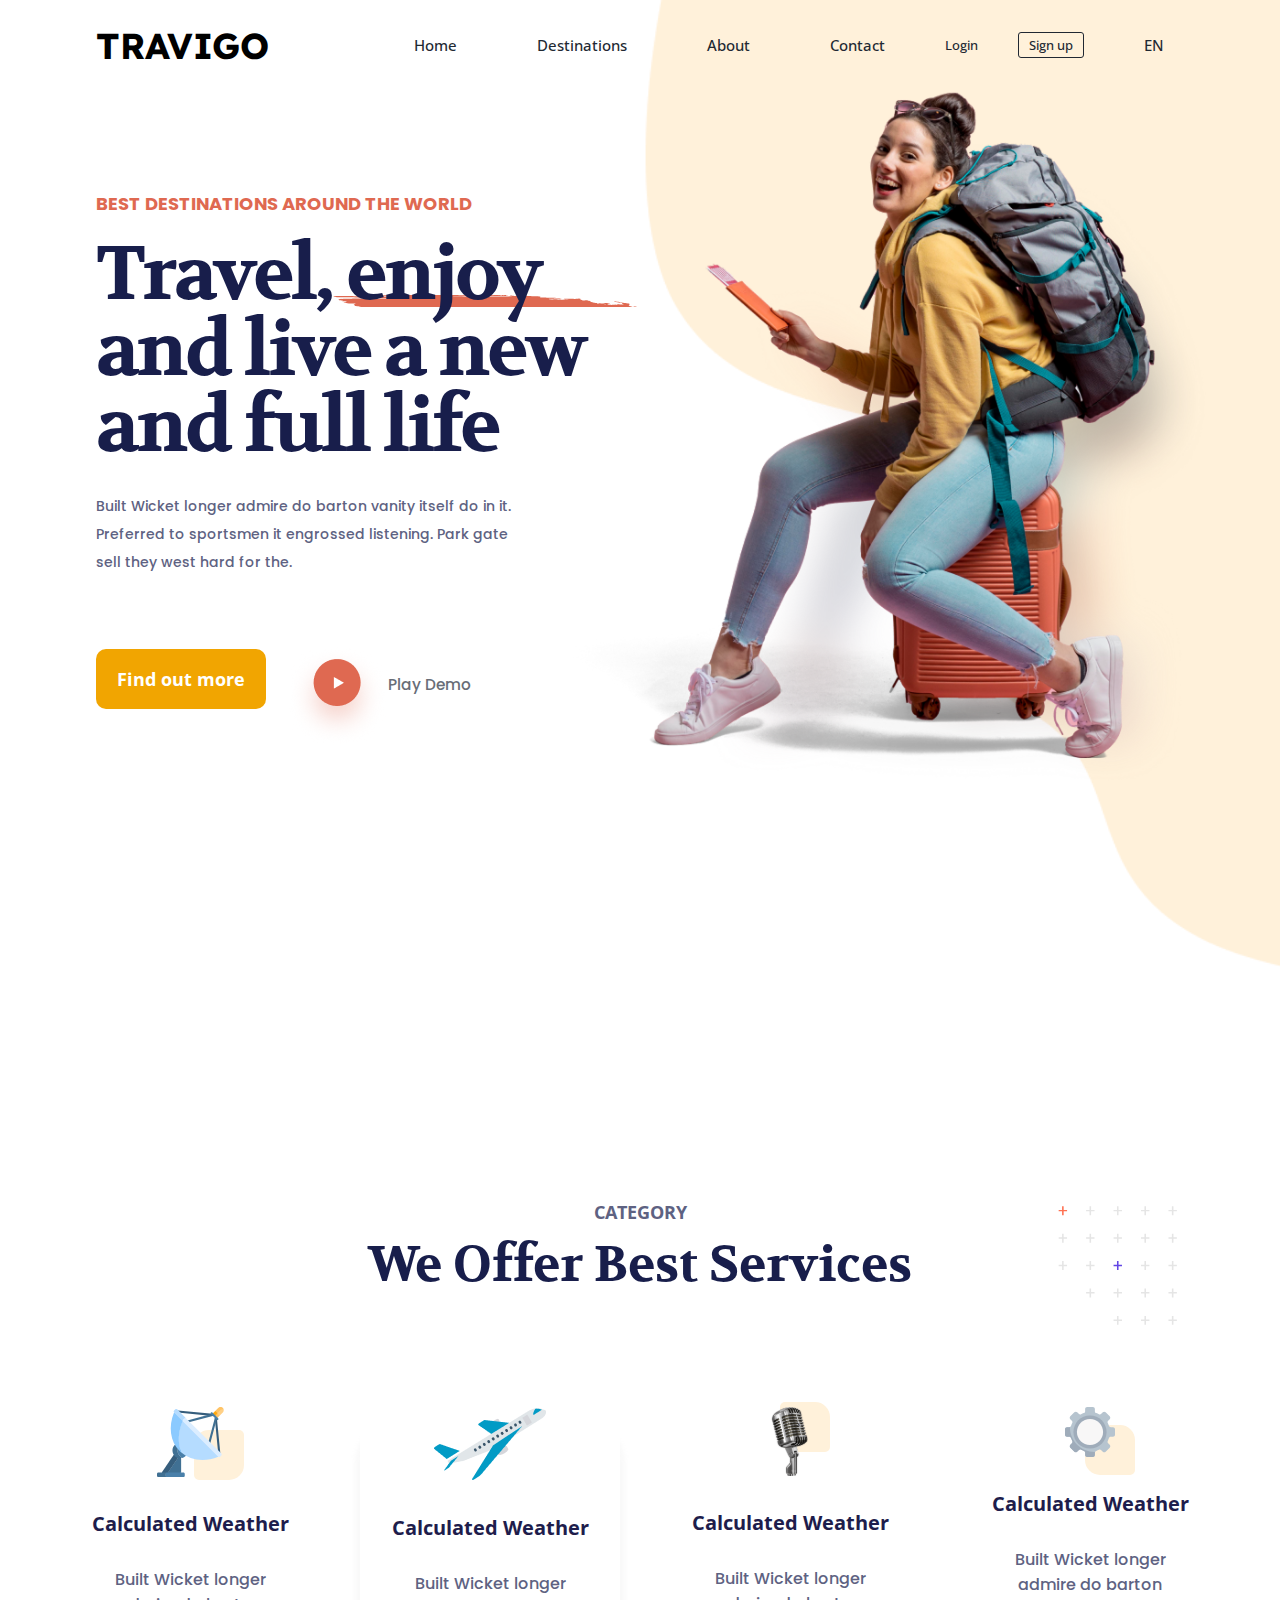
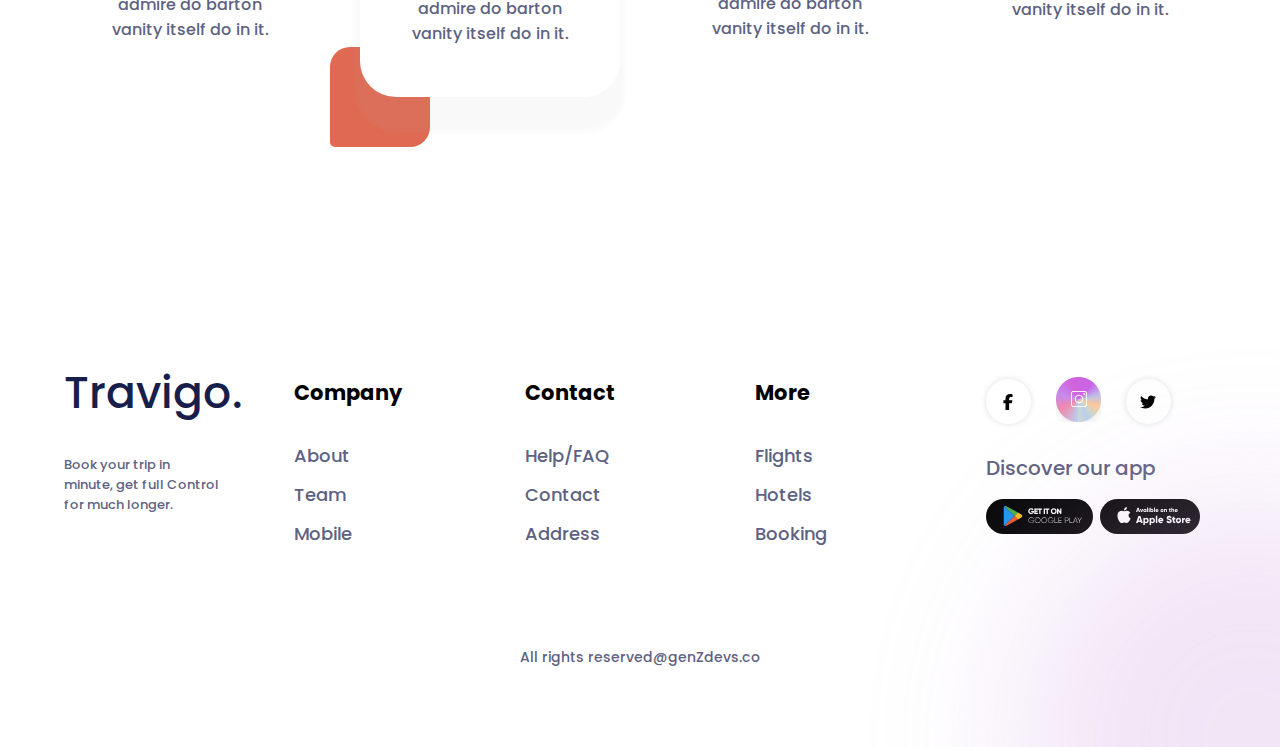
<file: index.html>
<!DOCTYPE html>
<html lang="en">

<head>
    <!-- poppins -->
    <link rel="preconnect" href="https://fonts.googleapis.com">
    <link rel="preconnect" href="https://fonts.gstatic.com" crossorigin>
    <link
        href="https://fonts.googleapis.com/css2?family=Inter:ital,opsz,wght@0,14..32,100..900;1,14..32,100..900&family=Lexend:wght@100..900&family=Poppins:ital,wght@0,100;0,200;0,300;0,400;0,500;0,600;0,700;0,800;0,900;1,100;1,200;1,300;1,400;1,500;1,600;1,700;1,800;1,900&display=swap"
        rel="stylesheet">

    <!-- lexend -->
    <link rel="preconnect" href="https://fonts.googleapis.com">
    <link rel="preconnect" href="https://fonts.gstatic.com" crossorigin>
    <link
        href="https://fonts.googleapis.com/css2?family=Inter:ital,opsz,wght@0,14..32,100..900;1,14..32,100..900&family=Lexend:wght@100..900&family=Poppins:ital,wght@0,100;0,200;0,300;0,400;0,500;0,600;0,700;0,800;0,900;1,100;1,200;1,300;1,400;1,500;1,600;1,700;1,800;1,900&display=swap"
        rel="stylesheet">
    <!-- Volkhov -->
    <link rel="preconnect" href="https://fonts.googleapis.com">
    <link rel="preconnect" href="https://fonts.gstatic.com" crossorigin>
    <link
        href="https://fonts.googleapis.com/css2?family=Inter:ital,opsz,wght@0,14..32,100..900;1,14..32,100..900&family=Lexend:wght@100..900&family=Poppins:ital,wght@0,100;0,200;0,300;0,400;0,500;0,600;0,700;0,800;0,900;1,100;1,200;1,300;1,400;1,500;1,600;1,700;1,800;1,900&family=Volkhov:ital,wght@0,400;0,700;1,400;1,700&display=swap"
        rel="stylesheet">
    <!-- Open sans  -->
    <link rel="preconnect" href="https://fonts.googleapis.com">
    <link rel="preconnect" href="https://fonts.gstatic.com" crossorigin>
    <link
        href="https://fonts.googleapis.com/css2?family=Inter:ital,opsz,wght@0,14..32,100..900;1,14..32,100..900&family=Lexend:wght@100..900&family=Open+Sans:ital,wght@0,300..800;1,300..800&family=Poppins:ital,wght@0,100;0,200;0,300;0,400;0,500;0,600;0,700;0,800;0,900;1,100;1,200;1,300;1,400;1,500;1,600;1,700;1,800;1,900&family=Volkhov:ital,wght@0,400;0,700;1,400;1,700&display=swap"
        rel="stylesheet">
    <!--  -->
    <meta charset="UTF-8">
    <link rel="stylesheet" href="/style.css">
    <link rel="stylesheet" href="/main.css">
    <meta name="viewport" content="width=device-width, initial-scale=1.0">
    <title>Document</title>
</head>

<body>
    <header class="home">
        <div class="head">
            <div class="logo">TRAVIGO</div>
            <nav class="navbar">
                <ul class="links">
                    <li><a href="/index.html">Home</a></li>
                    <li><a href="/destinations/destinations.html">Destinations</a></li>
                    <li><a href="/about/about.html">About</a></li>
                    <li><a href="/contact/contact.html">Contact</a></li>
                    <li><button class="btn-login">Login</button></li>
                    <li><button class="btn-sign">Sign up</button></li>
                    <li><a href="#">EN </a></li>
                </ul>
            </nav>
        </div>
        
        <div class="header-content">
            <div>Best Destinations around the world</div>
            <h1 class="title"><span class="touch-d"><img src="/images/Decore (1).svg" alt="Decore"></span> Travel, enjoy
                and live a new
                and full life</h1>

            <p>Built Wicket longer admire do barton vanity itself do in it. Preferred to sportsmen it engrossed
                listening. Park gate sell they west hard for the.</p>

            <div class="btns">
                <button class="findMore">Find out more</button>
                <button class="play-btn"><img class="play" src="/images/Play button.png" alt="Play Demo"><span>Play
                        Demo</span></button>
            </div>
        </div>
        
            

                <img class="traveller"  src="/images/Traveller 1.png" alt="Traveller">
            
            <!-- <img class="airplane1" src="/images/Group.svg" alt="airplane"> -->
            <!-- <img class="airplane2" src="/images/Group.svg" alt="airplane"> -->

        

    </header>
    <section class="offer">
        <img class="decore-offer" src="/images/Group 4.svg" alt="">
        <span>CATEGORY</span>
        <h2 class="title">We Offer Best Services</h2>
        <div class="offers">
            <div class="offer-1 offr-p">
                <div class="offer-icon">

                    <img src="/images/Group (1).svg" alt="">
                </div>
                <h4>Calculated Weather </h4>
                <p>Built Wicket longer admire do barton vanity itself do in it.</p>
            </div>
            <div class="offer-2 offr-p">
                <div class="offer-icon">

                    <img src="/images/plane.png" alt="">
                </div>
                <h4>Calculated Weather </h4>
                <p>Built Wicket longer admire do barton vanity itself do in it.</p>
            </div>
            <div class="offer-3 offr-p">
                <div class="offer-icon">

                    <img src="/images/image 25.svg" alt="">
                </div>
                <h4>Calculated Weather </h4>
                <p>Built Wicket longer admire do barton vanity itself do in it.</p>
            </div>
            <div class="offer-4 offr-p">
                <div class="offer-icon">

                    <img src="/images/Group (2).svg" alt="">
                </div>
                <h4>Calculated Weather </h4>
                <p>Built Wicket longer admire do barton vanity itself do in it.</p>
            </div>
        </div>
    </section>
    <footer>
        <div class="contacts">
        <div class="logo-para"> 
            <h3>Travigo.</h3>
            <p>Book your trip in minute, get full
                Control for much longer.
            </p>
        </div>
        <div class="contact-about">
            <h4>Company</h4>
            <div>
                <p>About</p>    
                <p>Team</p>
                <p>Mobile</p>
            </div>
        </div>
            <div class="contact-about">
            <h4>Contact</h4>
            <div>

                <p>Help/FAQ</p>
                <p>Contact</p>
                <p>Address</p>
            </div>
        </div>
            <div class="contact-about">
            <h4>More</h4>
            <div>

                <p>Flights</p>
                <p>Hotels</p>
                <p>Booking</p>
            </div>
        </div>
        <div class="social-link">
            <div class="social">
                <div class="social-icon"><svg xmlns="http://www.w3.org/2000/svg" viewBox="0 0 640 640"><!--!Font Awesome Free v7.1.0 by @fontawesome - https://fontawesome.com License - https://fontawesome.com/license/free Copyright 2025 Fonticons, Inc.--><path d="M240 363.3L240 576L356 576L356 363.3L442.5 363.3L460.5 265.5L356 265.5L356 230.9C356 179.2 376.3 159.4 428.7 159.4C445 159.4 458.1 159.8 465.7 160.6L465.7 71.9C451.4 68 416.4 64 396.2 64C289.3 64 240 114.5 240 223.4L240 265.5L174 265.5L174 363.3L240 363.3z"/></svg></div>
                <div class="insta"><img src="/images/Social.png" alt=""></div>
                <div class="social-icon"><svg xmlns="http://www.w3.org/2000/svg" viewBox="0 0 640 640"><!--!Font Awesome Free v7.1.0 by @fontawesome - https://fontawesome.com License - https://fontawesome.com/license/free Copyright 2025 Fonticons, Inc.--><path d="M523.4 215.7C523.7 220.2 523.7 224.8 523.7 229.3C523.7 368 418.1 527.9 225.1 527.9C165.6 527.9 110.4 510.7 64 480.8C72.4 481.8 80.6 482.1 89.3 482.1C138.4 482.1 183.5 465.5 219.6 437.3C173.5 436.3 134.8 406.1 121.5 364.5C128 365.5 134.5 366.1 141.3 366.1C150.7 366.1 160.1 364.8 168.9 362.5C120.8 352.8 84.8 310.5 84.8 259.5L84.8 258.2C98.8 266 115 270.9 132.2 271.5C103.9 252.7 85.4 220.5 85.4 184.1C85.4 164.6 90.6 146.7 99.7 131.1C151.4 194.8 229 236.4 316.1 240.9C314.5 233.1 313.5 225 313.5 216.9C313.5 159.1 360.3 112 418.4 112C448.6 112 475.9 124.7 495.1 145.1C518.8 140.6 541.6 131.8 561.7 119.8C553.9 144.2 537.3 164.6 515.6 177.6C536.7 175.3 557.2 169.5 576 161.4C561.7 182.2 543.8 200.7 523.4 215.7z"/></svg></div>
            </div>
            <p>Discover our app</p>
            <div class="stores">
                <img src="/images/Google Play.svg" alt="">
                <img src="/images/Play Store.svg" alt="">
            </div>
        </div>
        </div>
        <div class="copyright">All rights reserved@genZdevs.co</div>
        <img class="shadow-d" src="/images/Decore.svg" alt="">
    </footer>
</body>

</html>
</file>
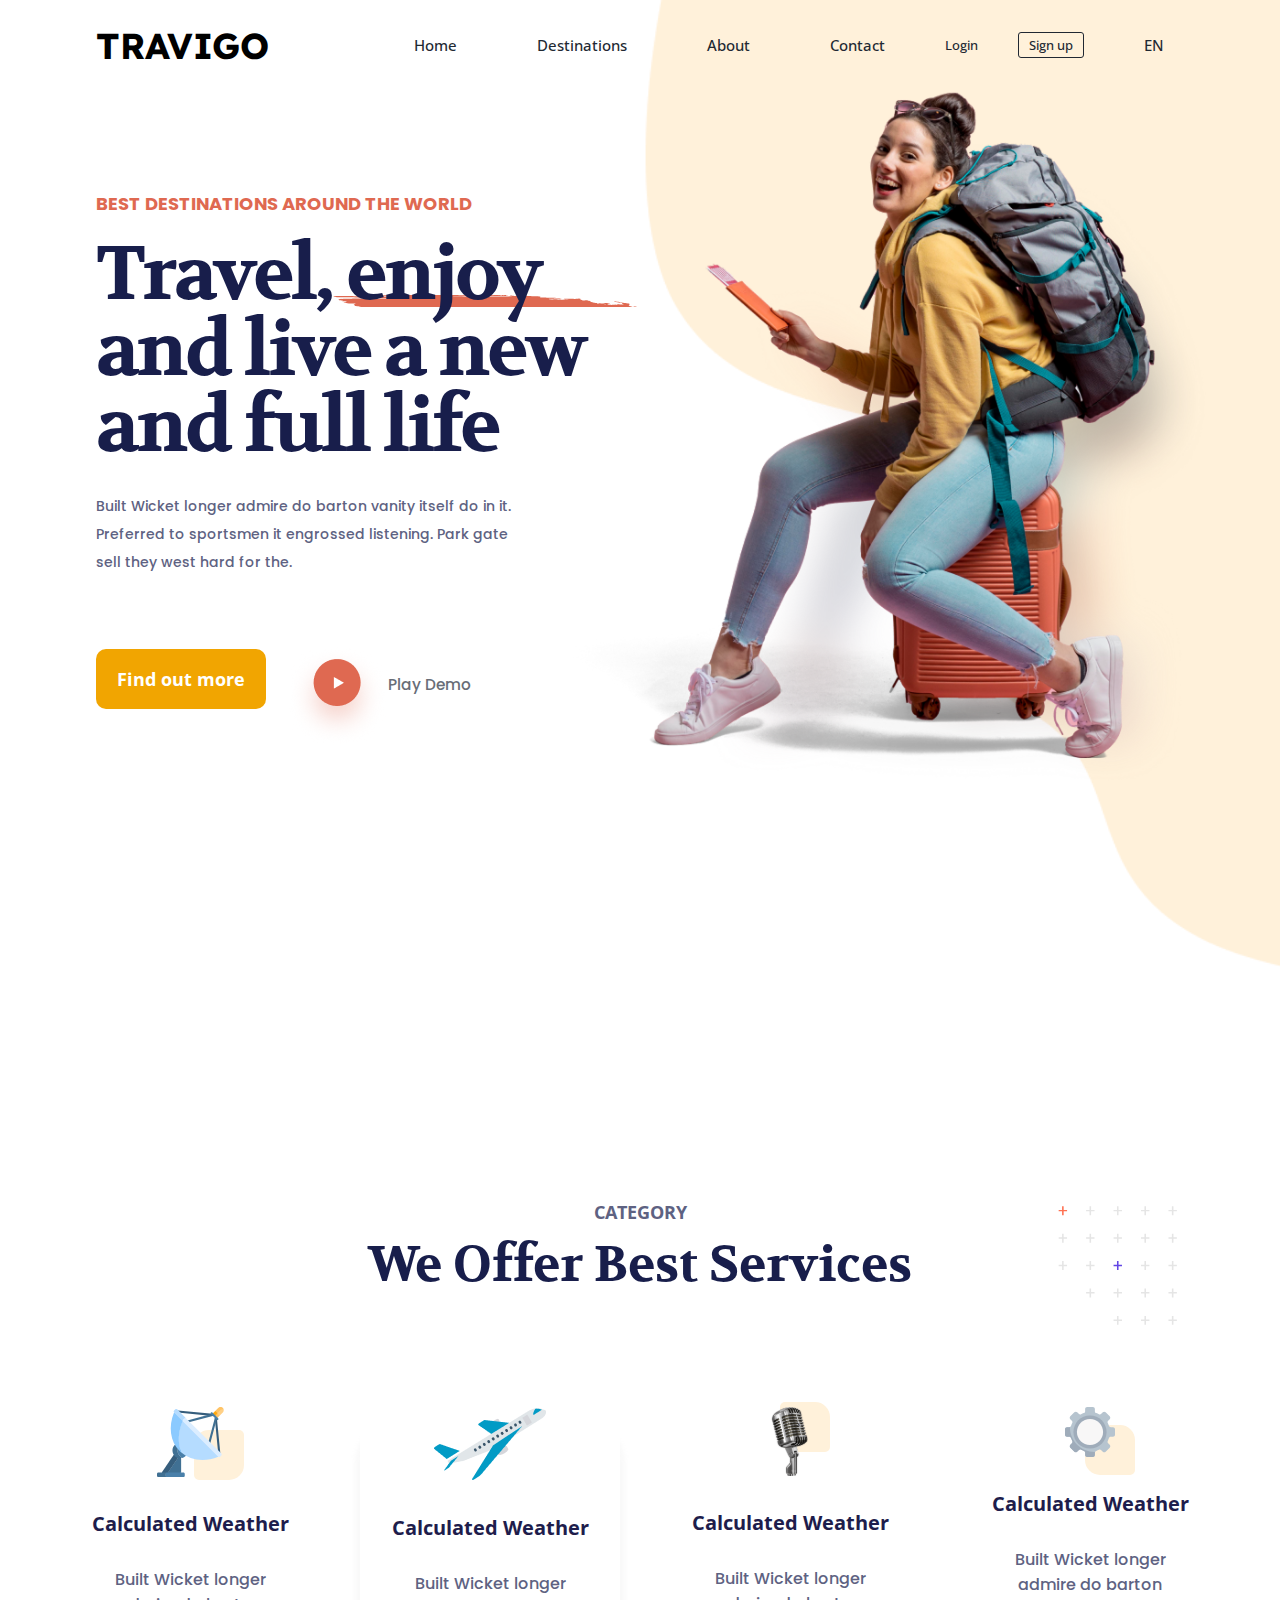
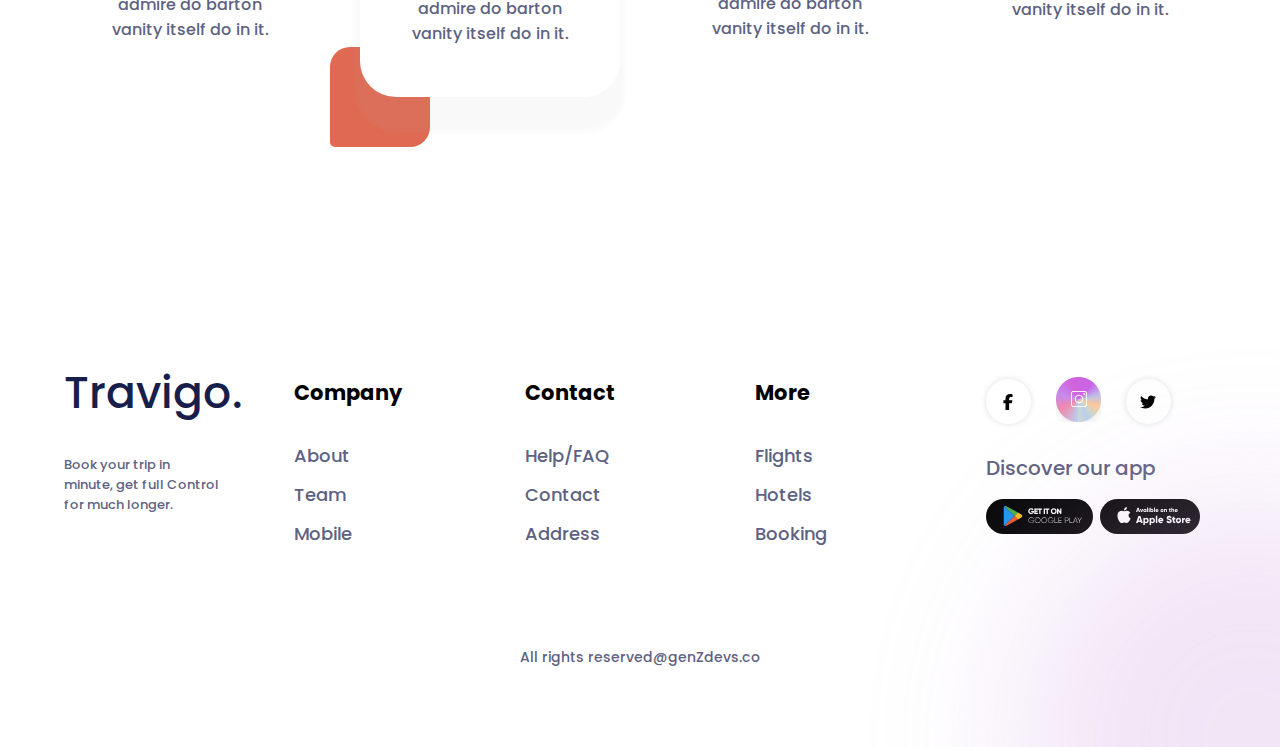
<file: home/index.html>
<!DOCTYPE html>
<html lang="en">

<head>
    <!-- poppins -->
    <link rel="preconnect" href="https://fonts.googleapis.com">
    <link rel="preconnect" href="https://fonts.gstatic.com" crossorigin>
    <link
        href="https://fonts.googleapis.com/css2?family=Inter:ital,opsz,wght@0,14..32,100..900;1,14..32,100..900&family=Lexend:wght@100..900&family=Poppins:ital,wght@0,100;0,200;0,300;0,400;0,500;0,600;0,700;0,800;0,900;1,100;1,200;1,300;1,400;1,500;1,600;1,700;1,800;1,900&display=swap"
        rel="stylesheet">

    <!-- lexend -->
    <link rel="preconnect" href="https://fonts.googleapis.com">
    <link rel="preconnect" href="https://fonts.gstatic.com" crossorigin>
    <link
        href="https://fonts.googleapis.com/css2?family=Inter:ital,opsz,wght@0,14..32,100..900;1,14..32,100..900&family=Lexend:wght@100..900&family=Poppins:ital,wght@0,100;0,200;0,300;0,400;0,500;0,600;0,700;0,800;0,900;1,100;1,200;1,300;1,400;1,500;1,600;1,700;1,800;1,900&display=swap"
        rel="stylesheet">
    <!-- Volkhov -->
    <link rel="preconnect" href="https://fonts.googleapis.com">
    <link rel="preconnect" href="https://fonts.gstatic.com" crossorigin>
    <link
        href="https://fonts.googleapis.com/css2?family=Inter:ital,opsz,wght@0,14..32,100..900;1,14..32,100..900&family=Lexend:wght@100..900&family=Poppins:ital,wght@0,100;0,200;0,300;0,400;0,500;0,600;0,700;0,800;0,900;1,100;1,200;1,300;1,400;1,500;1,600;1,700;1,800;1,900&family=Volkhov:ital,wght@0,400;0,700;1,400;1,700&display=swap"
        rel="stylesheet">
    <!-- Open sans  -->
    <link rel="preconnect" href="https://fonts.googleapis.com">
    <link rel="preconnect" href="https://fonts.gstatic.com" crossorigin>
    <link
        href="https://fonts.googleapis.com/css2?family=Inter:ital,opsz,wght@0,14..32,100..900;1,14..32,100..900&family=Lexend:wght@100..900&family=Open+Sans:ital,wght@0,300..800;1,300..800&family=Poppins:ital,wght@0,100;0,200;0,300;0,400;0,500;0,600;0,700;0,800;0,900;1,100;1,200;1,300;1,400;1,500;1,600;1,700;1,800;1,900&family=Volkhov:ital,wght@0,400;0,700;1,400;1,700&display=swap"
        rel="stylesheet">
    <!--  -->
    <meta charset="UTF-8">
    <link rel="stylesheet" href="/home/style.css">
    <link rel="stylesheet" href="/main.css">
    <meta name="viewport" content="width=device-width, initial-scale=1.0">
    <title>Document</title>
</head>

<body>
    <header class="home">
        <div class="head">
            <div class="logo">TRAVIGO</div>
            <nav class="navbar">
                <ul class="links">
                    <li><a href="/home/index.html">Home</a></li>
                    <li><a href="/destinations/destinations.html">Destinations</a></li>
                    <li><a href="/about/about.html">About</a></li>
                    <li><a href="/contact/contact.html">Contact</a></li>
                    <li><button class="btn-login">Login</button></li>
                    <li><button class="btn-sign">Sign up</button></li>
                    <li><a href="#">EN </a></li>
                </ul>
            </nav>
        </div>
        
        <div class="header-content">
            <div>Best Destinations around the world</div>
            <h1 class="title"><span class="touch-d"><img src="/images/Decore (1).svg" alt="Decore"></span> Travel, enjoy
                and live a new
                and full life</h1>

            <p>Built Wicket longer admire do barton vanity itself do in it. Preferred to sportsmen it engrossed
                listening. Park gate sell they west hard for the.</p>

            <div class="btns">
                <button class="findMore">Find out more</button>
                <button class="play-btn"><img class="play" src="/images/Play button.png" alt="Play Demo"><span>Play
                        Demo</span></button>
            </div>
        </div>
        
            

                <img class="traveller"  src="/images/Traveller 1.png" alt="Traveller">
            
            <!-- <img class="airplane1" src="/images/Group.svg" alt="airplane"> -->
            <!-- <img class="airplane2" src="/images/Group.svg" alt="airplane"> -->

        

    </header>
    <section class="offer">
        <img class="decore-offer" src="/images/Group 4.svg" alt="">
        <span>CATEGORY</span>
        <h2 class="title">We Offer Best Services</h2>
        <div class="offers">
            <div class="offer-1 offr-p">
                <div class="offer-icon">

                    <img src="/images/Group (1).svg" alt="">
                </div>
                <h4>Calculated Weather </h4>
                <p>Built Wicket longer admire do barton vanity itself do in it.</p>
            </div>
            <div class="offer-2 offr-p">
                <div class="offer-icon">

                    <img src="/images/plane.png" alt="">
                </div>
                <h4>Calculated Weather </h4>
                <p>Built Wicket longer admire do barton vanity itself do in it.</p>
            </div>
            <div class="offer-3 offr-p">
                <div class="offer-icon">

                    <img src="/images/image 25.svg" alt="">
                </div>
                <h4>Calculated Weather </h4>
                <p>Built Wicket longer admire do barton vanity itself do in it.</p>
            </div>
            <div class="offer-4 offr-p">
                <div class="offer-icon">

                    <img src="/images/Group (2).svg" alt="">
                </div>
                <h4>Calculated Weather </h4>
                <p>Built Wicket longer admire do barton vanity itself do in it.</p>
            </div>
        </div>
    </section>
    <footer>
        <div class="contacts">
        <div class="logo-para"> 
            <h3>Travigo.</h3>
            <p>Book your trip in minute, get full
                Control for much longer.
            </p>
        </div>
        <div class="contact-about">
            <h4>Company</h4>
            <div>
                <p>About</p>    
                <p>Team</p>
                <p>Mobile</p>
            </div>
        </div>
            <div class="contact-about">
            <h4>Contact</h4>
            <div>

                <p>Help/FAQ</p>
                <p>Contact</p>
                <p>Address</p>
            </div>
        </div>
            <div class="contact-about">
            <h4>More</h4>
            <div>

                <p>Flights</p>
                <p>Hotels</p>
                <p>Booking</p>
            </div>
        </div>
        <div class="social-link">
            <div class="social">
                <div class="social-icon"><svg xmlns="http://www.w3.org/2000/svg" viewBox="0 0 640 640"><!--!Font Awesome Free v7.1.0 by @fontawesome - https://fontawesome.com License - https://fontawesome.com/license/free Copyright 2025 Fonticons, Inc.--><path d="M240 363.3L240 576L356 576L356 363.3L442.5 363.3L460.5 265.5L356 265.5L356 230.9C356 179.2 376.3 159.4 428.7 159.4C445 159.4 458.1 159.8 465.7 160.6L465.7 71.9C451.4 68 416.4 64 396.2 64C289.3 64 240 114.5 240 223.4L240 265.5L174 265.5L174 363.3L240 363.3z"/></svg></div>
                <div class="insta"><img src="/images/Social.png" alt=""></div>
                <div class="social-icon"><svg xmlns="http://www.w3.org/2000/svg" viewBox="0 0 640 640"><!--!Font Awesome Free v7.1.0 by @fontawesome - https://fontawesome.com License - https://fontawesome.com/license/free Copyright 2025 Fonticons, Inc.--><path d="M523.4 215.7C523.7 220.2 523.7 224.8 523.7 229.3C523.7 368 418.1 527.9 225.1 527.9C165.6 527.9 110.4 510.7 64 480.8C72.4 481.8 80.6 482.1 89.3 482.1C138.4 482.1 183.5 465.5 219.6 437.3C173.5 436.3 134.8 406.1 121.5 364.5C128 365.5 134.5 366.1 141.3 366.1C150.7 366.1 160.1 364.8 168.9 362.5C120.8 352.8 84.8 310.5 84.8 259.5L84.8 258.2C98.8 266 115 270.9 132.2 271.5C103.9 252.7 85.4 220.5 85.4 184.1C85.4 164.6 90.6 146.7 99.7 131.1C151.4 194.8 229 236.4 316.1 240.9C314.5 233.1 313.5 225 313.5 216.9C313.5 159.1 360.3 112 418.4 112C448.6 112 475.9 124.7 495.1 145.1C518.8 140.6 541.6 131.8 561.7 119.8C553.9 144.2 537.3 164.6 515.6 177.6C536.7 175.3 557.2 169.5 576 161.4C561.7 182.2 543.8 200.7 523.4 215.7z"/></svg></div>
            </div>
            <p>Discover our app</p>
            <div class="stores">
                <img src="/images/Google Play.svg" alt="">
                <img src="/images/Play Store.svg" alt="">
            </div>
        </div>
        </div>
        <div class="copyright">All rights reserved@genZdevs.co</div>
        <img class="shadow-d" src="/images/Decore.svg" alt="">
    </footer>
</body>

</html>
</file>
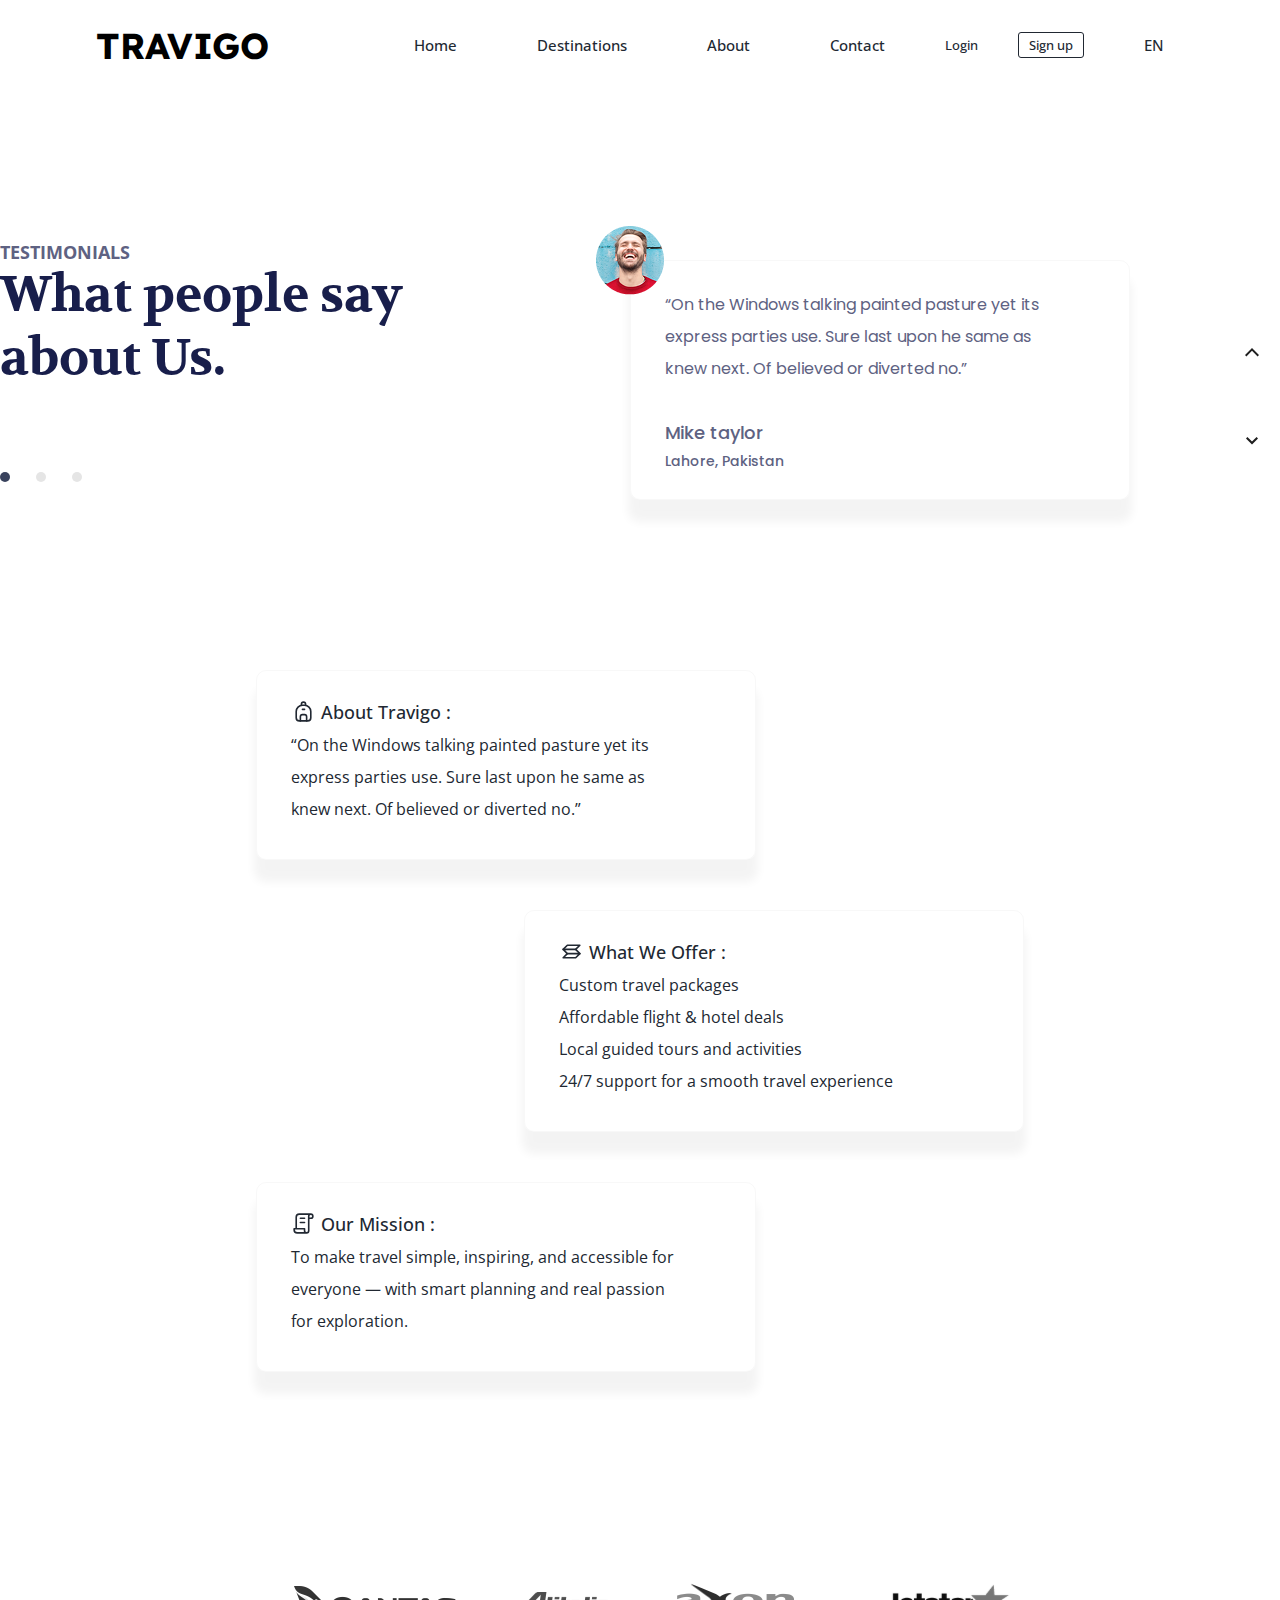
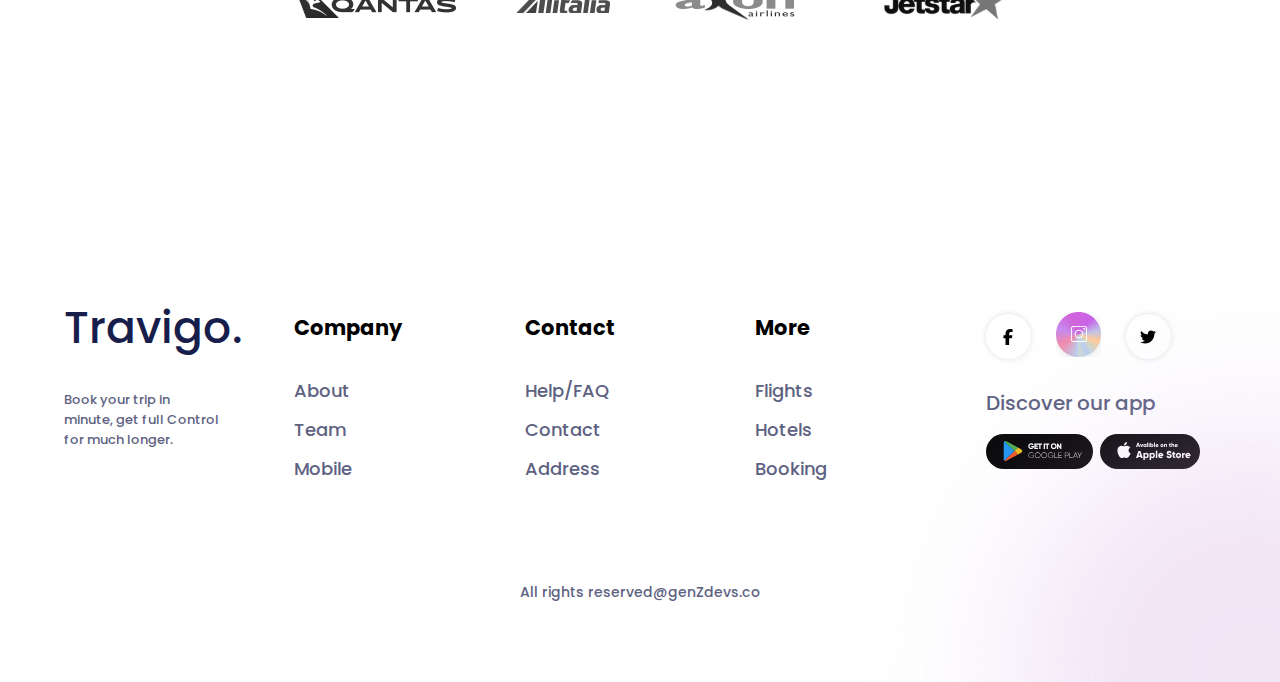
<file: about/about.html>
<!DOCTYPE html>
<html lang="en">

<head>
    <!-- poppins -->
    <link rel="preconnect" href="https://fonts.googleapis.com">
    <link rel="preconnect" href="https://fonts.gstatic.com" crossorigin>
    <link
        href="https://fonts.googleapis.com/css2?family=Inter:ital,opsz,wght@0,14..32,100..900;1,14..32,100..900&family=Lexend:wght@100..900&family=Poppins:ital,wght@0,100;0,200;0,300;0,400;0,500;0,600;0,700;0,800;0,900;1,100;1,200;1,300;1,400;1,500;1,600;1,700;1,800;1,900&display=swap"
        rel="stylesheet">

    <!-- lexend -->
    <link rel="preconnect" href="https://fonts.googleapis.com">
    <link rel="preconnect" href="https://fonts.gstatic.com" crossorigin>
    <link
        href="https://fonts.googleapis.com/css2?family=Inter:ital,opsz,wght@0,14..32,100..900;1,14..32,100..900&family=Lexend:wght@100..900&family=Poppins:ital,wght@0,100;0,200;0,300;0,400;0,500;0,600;0,700;0,800;0,900;1,100;1,200;1,300;1,400;1,500;1,600;1,700;1,800;1,900&display=swap"
        rel="stylesheet">
    <!-- Volkhov -->
    <link rel="preconnect" href="https://fonts.googleapis.com">
    <link rel="preconnect" href="https://fonts.gstatic.com" crossorigin>
    <link
        href="https://fonts.googleapis.com/css2?family=Inter:ital,opsz,wght@0,14..32,100..900;1,14..32,100..900&family=Lexend:wght@100..900&family=Poppins:ital,wght@0,100;0,200;0,300;0,400;0,500;0,600;0,700;0,800;0,900;1,100;1,200;1,300;1,400;1,500;1,600;1,700;1,800;1,900&family=Volkhov:ital,wght@0,400;0,700;1,400;1,700&display=swap"
        rel="stylesheet">
    <!-- Open sans  -->
    <link rel="preconnect" href="https://fonts.googleapis.com">
    <link rel="preconnect" href="https://fonts.gstatic.com" crossorigin>
    <link
        href="https://fonts.googleapis.com/css2?family=Inter:ital,opsz,wght@0,14..32,100..900;1,14..32,100..900&family=Lexend:wght@100..900&family=Open+Sans:ital,wght@0,300..800;1,300..800&family=Poppins:ital,wght@0,100;0,200;0,300;0,400;0,500;0,600;0,700;0,800;0,900;1,100;1,200;1,300;1,400;1,500;1,600;1,700;1,800;1,900&family=Volkhov:ital,wght@0,400;0,700;1,400;1,700&display=swap"
        rel="stylesheet">
    <!--  -->
    <meta charset="UTF-8">
    <link rel="stylesheet" href="/about/about.css">
    <link rel="stylesheet" href="/main.css">
    <meta name="viewport" content="width=device-width, initial-scale=1.0">
    <title>Document</title>
</head>

<body class="about-body">
    <header>

        <div class="head">
            <div class="logo">TRAVIGO</div>
            <nav class="navbar">
                <ul class="links">
                    <li><a href="/index.html">Home</a></li>
                    <li><a href="/destinations/destinations.html">Destinations</a></li>
                    <li><a href="/about/about.html">About</a></li>
                    <li><a href="/contact/contact.html">Contact</a></li>
                    <li><button class="btn-login">Login</button></li>
                    <li><button class="btn-sign">Sign up</button></li>
                    <li><a href="#">EN </a></li>
                </ul>
            </nav>
        </div>
        <div class="menu">
        <div onclick="openMenu()" class="open">
            <svg xmlns="http://www.w3.org/2000/svg"
                viewBox="0 0 640 640"><!--!Font Awesome Free v7.1.0 by @fontawesome - https://fontawesome.com License - https://fontawesome.com/license/free Copyright 2025 Fonticons, Inc.-->
                <path
                    d="M96 160C96 142.3 110.3 128 128 128L512 128C529.7 128 544 142.3 544 160C544 177.7 529.7 192 512 192L128 192C110.3 192 96 177.7 96 160zM96 320C96 302.3 110.3 288 128 288L512 288C529.7 288 544 302.3 544 320C544 337.7 529.7 352 512 352L128 352C110.3 352 96 337.7 96 320zM544 480C544 497.7 529.7 512 512 512L128 512C110.3 512 96 497.7 96 480C96 462.3 110.3 448 128 448L512 448C529.7 448 544 462.3 544 480z" />
            </svg>
        </div>
        <div onclick="openMenu()" class="close hidden">
            <svg xmlns="http://www.w3.org/2000/svg"
                viewBox="0 0 640 640"><!--!Font Awesome Free v7.1.0 by @fontawesome - https://fontawesome.com License - https://fontawesome.com/license/free Copyright 2025 Fonticons, Inc.-->
                <path
                    d="M183.1 137.4C170.6 124.9 150.3 124.9 137.8 137.4C125.3 149.9 125.3 170.2 137.8 182.7L275.2 320L137.9 457.4C125.4 469.9 125.4 490.2 137.9 502.7C150.4 515.2 170.7 515.2 183.2 502.7L320.5 365.3L457.9 502.6C470.4 515.1 490.7 515.1 503.2 502.6C515.7 490.1 515.7 469.8 503.2 457.3L365.8 320L503.1 182.6C515.6 170.1 515.6 149.8 503.1 137.3C490.6 124.8 470.3 124.8 457.8 137.3L320.5 274.7L183.1 137.4z" />
            </svg>
        </div>
    </div>
    </header>
    


    <section class="pepole">
        <section>
            <span class="sTit">TESTIMONIALS</span>
            <h2>What people say
                about Us.</h2>
                <div class="points">
                    <div class="point"></div>
                    <div class="point"></div>
                    <div class="point"></div>
                </div>
        </section>
        <section class="AllCards">
<section class="container-cmnts">

<img class="profile" src="/images/Image.png" alt="profile">
<p>“On the Windows talking painted pasture yet its express parties use. Sure last upon he same as knew next. Of believed or diverted no.”</p>
<div>Mike taylor</div>
<span>Lahore, Pakistan</span>
</section>
           <div class="btns">
            <div class="button " id="top"><img src="/images/keyboard_control_key_24dp_1F1F1F_FILL0_wght400_GRAD0_opsz24.svg" alt=""></div>
            <div class="button " id="bottom"><img src="/images/stat_minus_1_24dp_1F1F1F_FILL0_wght400_GRAD0_opsz24.svg" alt=""></div>
           </div>
        </section>
    </section>



    <section class="about-offer-mission">
            <section class="tom">

<h4>
<svg
  xmlns="http://www.w3.org/2000/svg"
  width="25"
  height="25"
  viewBox="0 0 24 24"
  fill="none"
  stroke="#212832"
  stroke-width="1.55"
  stroke-linecap="round"
  stroke-linejoin="round"
>
  <path d="M5 18v-6a6 6 0 0 1 6 -6h2a6 6 0 0 1 6 6v6a3 3 0 0 1 -3 3h-8a3 3 0 0 1 -3 -3z" />
  <path d="M10 6v-1a2 2 0 1 1 4 0v1" />
  <path d="M9 21v-4a2 2 0 0 1 2 -2h2a2 2 0 0 1 2 2v4" />
  <path d="M11 10h2" />
</svg>
About Travigo :</h4>
<p>“On the Windows talking painted pasture yet its express parties use. Sure last upon he same as knew next. Of believed or diverted no.”</p>

</section>
    <section class="tom">

<h4>
<!--
tags: [crypto, bitcoin, mining, digital, cryptocurrency]
category: Currencies
unicode: "f4a1"
version: "1.96"
-->
<svg
  xmlns="http://www.w3.org/2000/svg"
  width="25"
  height="25"
  viewBox="0 0 24 24"
  fill="none"
  stroke="#212832"
  stroke-width="1.55"
  stroke-linecap="round"
  stroke-linejoin="round"
>
  <path d="M4 18h12l4 -4h-12z" />
  <path d="M8 14l-4 -4h12l4 4" />
  <path d="M16 10l4 -4h-12l-4 4" />
</svg>
What We Offer :</h4>
<p>Custom travel packages <br>
Affordable flight & hotel deals <br>
Local guided tours and activities <br>
24/7 support for a smooth travel experience</p>

</section>
    <section class="tom">

<h4>
<!--
tags: [authorisation, permission, consent, permit, document, agree]
version: "1.5"
unicode: "ebc0"
-->
<svg
  xmlns="http://www.w3.org/2000/svg"
  width="25"
  height="25"
  viewBox="0 0 24 24"
  fill="none"
  stroke="#212832"
  stroke-width="1.55"
  stroke-linecap="round"
  stroke-linejoin="round"
>
  <path d="M15 21h-9a3 3 0 0 1 -3 -3v-1h10v2a2 2 0 0 0 4 0v-14a2 2 0 1 1 2 2h-2m2 -4h-11a3 3 0 0 0 -3 3v11" />
  <path d="M9 7l4 0" />
  <path d="M9 11l4 0" />
</svg>

 Our Mission : </h4>
<p>To make travel simple, inspiring, and accessible for everyone — with smart planning and real passion for exploration.</p>

</section>
    </section>



    <section class="brands">

        <div class="brand">
            <img src="/images/image 27.svg" alt="">
            <img src="/images/image 28.svg" alt="">
            <img src="/images/image 29.svg" alt="">
            <img src="/images/image 30.svg" alt="">
            <img src="/images/image 31.svg" alt="">
        </div>
          <div aria-hidden class="brand">
            <img src="/images/image 27.svg" alt="">
            <img src="/images/image 28.svg" alt="">
            <img src="/images/image 29.svg" alt="">
            <img src="/images/image 30.svg" alt="">
            <img src="/images/image 31.svg" alt="">
        </div>
    </section>


    <footer>
        <div class="contacts">
            <div class="logo-para">
                <h3>Travigo.</h3>
                <p>Book your trip in minute, get full
                    Control for much longer.
                </p>
            </div>
            <div class="contact-about">
                <h4>Company</h4>
                <div>
                    <p>About</p>
                    <p>Team</p>
                    <p>Mobile</p>
                </div>
            </div>
            <div class="contact-about">
                <h4>Contact</h4>
                <div>

                    <p>Help/FAQ</p>
                    <p>Contact</p>
                    <p>Address</p>
                </div>
            </div>
            <div class="contact-about">
                <h4>More</h4>
                <div>

                    <p>Flights</p>
                    <p>Hotels</p>
                    <p>Booking</p>
                </div>
            </div>
            <div class="social-link">
                <div class="social">
                    <div class="social-icon"><svg xmlns="http://www.w3.org/2000/svg"
                            viewBox="0 0 640 640"><!--!Font Awesome Free v7.1.0 by @fontawesome - https://fontawesome.com License - https://fontawesome.com/license/free Copyright 2025 Fonticons, Inc.-->
                            <path
                                d="M240 363.3L240 576L356 576L356 363.3L442.5 363.3L460.5 265.5L356 265.5L356 230.9C356 179.2 376.3 159.4 428.7 159.4C445 159.4 458.1 159.8 465.7 160.6L465.7 71.9C451.4 68 416.4 64 396.2 64C289.3 64 240 114.5 240 223.4L240 265.5L174 265.5L174 363.3L240 363.3z" />
                        </svg></div>
                    <div class="insta"><img src="/images/Social.png" alt=""></div>
                    <div class="social-icon"><svg xmlns="http://www.w3.org/2000/svg"
                            viewBox="0 0 640 640"><!--!Font Awesome Free v7.1.0 by @fontawesome - https://fontawesome.com License - https://fontawesome.com/license/free Copyright 2025 Fonticons, Inc.-->
                            <path
                                d="M523.4 215.7C523.7 220.2 523.7 224.8 523.7 229.3C523.7 368 418.1 527.9 225.1 527.9C165.6 527.9 110.4 510.7 64 480.8C72.4 481.8 80.6 482.1 89.3 482.1C138.4 482.1 183.5 465.5 219.6 437.3C173.5 436.3 134.8 406.1 121.5 364.5C128 365.5 134.5 366.1 141.3 366.1C150.7 366.1 160.1 364.8 168.9 362.5C120.8 352.8 84.8 310.5 84.8 259.5L84.8 258.2C98.8 266 115 270.9 132.2 271.5C103.9 252.7 85.4 220.5 85.4 184.1C85.4 164.6 90.6 146.7 99.7 131.1C151.4 194.8 229 236.4 316.1 240.9C314.5 233.1 313.5 225 313.5 216.9C313.5 159.1 360.3 112 418.4 112C448.6 112 475.9 124.7 495.1 145.1C518.8 140.6 541.6 131.8 561.7 119.8C553.9 144.2 537.3 164.6 515.6 177.6C536.7 175.3 557.2 169.5 576 161.4C561.7 182.2 543.8 200.7 523.4 215.7z" />
                        </svg></div>
                </div>
                <p>Discover our app</p>
                <div class="stores">
                    <img src="/images/Google Play.svg" alt="">
                    <img src="/images/Play Store.svg" alt="">
                </div>
            </div>
        </div>
        <div class="copyright">All rights reserved@genZdevs.co</div>
        <img class="shadow-d" src="/images/Decore.svg" alt="">
    </footer>
    <script src="/main.js"></script>
</body>

</html>
</file>
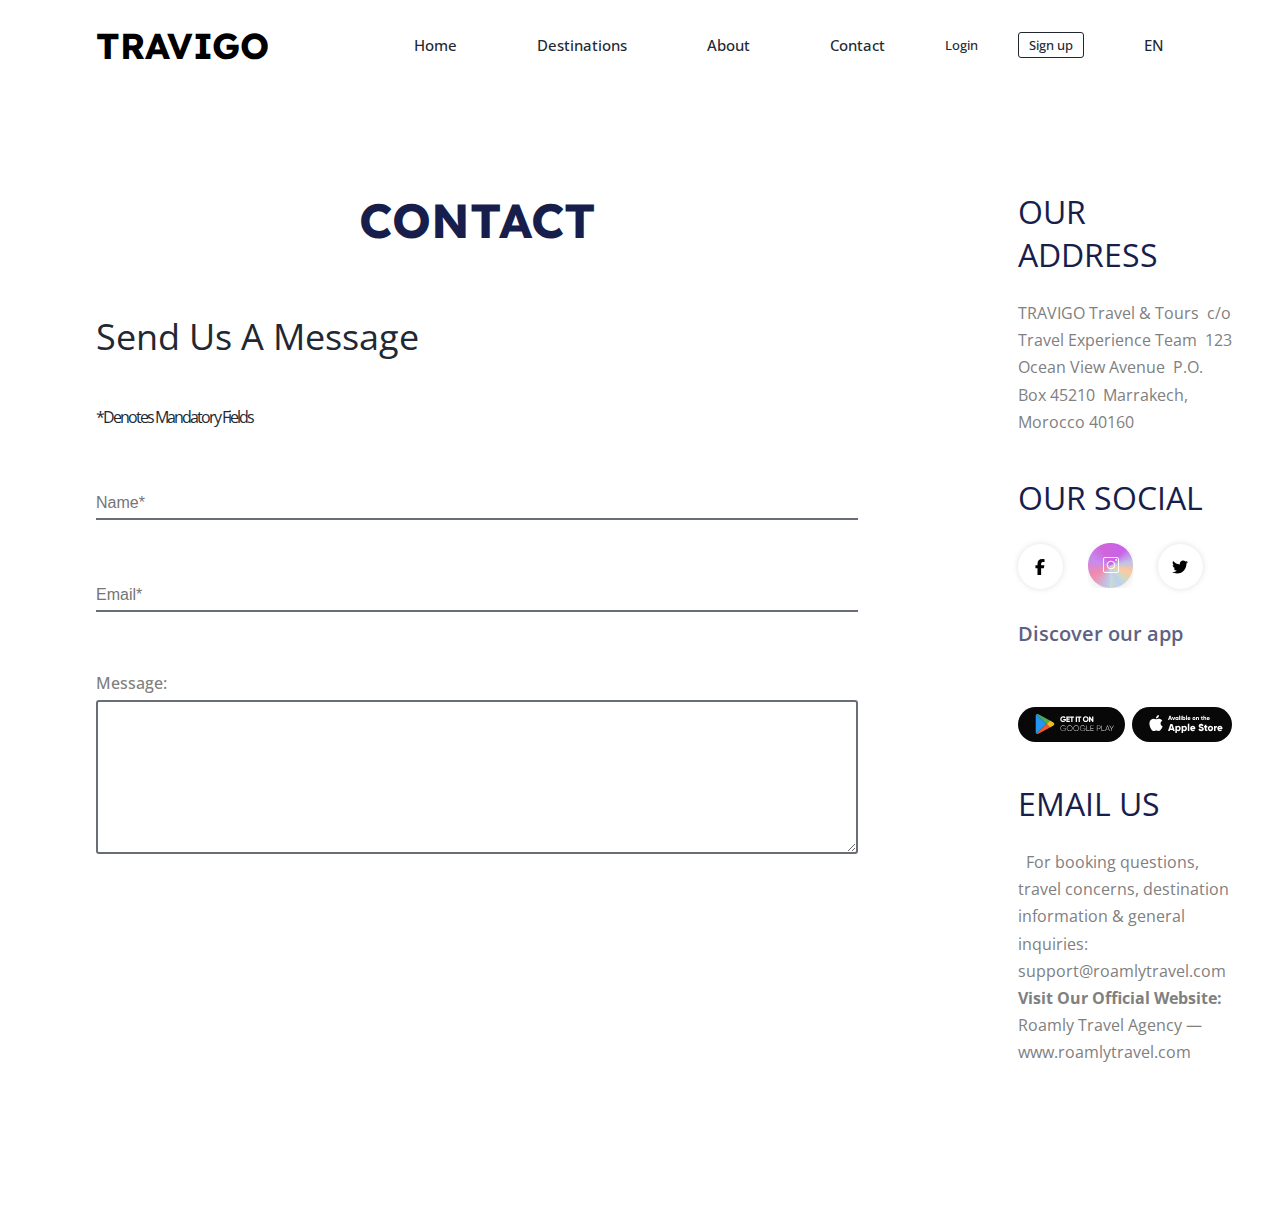
<file: contact/contact.html>
<!DOCTYPE html>
<html lang="en">
<head>
     <!-- poppins -->
    <link rel="preconnect" href="https://fonts.googleapis.com">
    <link rel="preconnect" href="https://fonts.gstatic.com" crossorigin>
    <link
        href="https://fonts.googleapis.com/css2?family=Inter:ital,opsz,wght@0,14..32,100..900;1,14..32,100..900&family=Lexend:wght@100..900&family=Poppins:ital,wght@0,100;0,200;0,300;0,400;0,500;0,600;0,700;0,800;0,900;1,100;1,200;1,300;1,400;1,500;1,600;1,700;1,800;1,900&display=swap"
        rel="stylesheet">

    <!-- lexend -->
    <link rel="preconnect" href="https://fonts.googleapis.com">
    <link rel="preconnect" href="https://fonts.gstatic.com" crossorigin>
    <link
        href="https://fonts.googleapis.com/css2?family=Inter:ital,opsz,wght@0,14..32,100..900;1,14..32,100..900&family=Lexend:wght@100..900&family=Poppins:ital,wght@0,100;0,200;0,300;0,400;0,500;0,600;0,700;0,800;0,900;1,100;1,200;1,300;1,400;1,500;1,600;1,700;1,800;1,900&display=swap"
        rel="stylesheet">
    <!-- Volkhov -->
    <link rel="preconnect" href="https://fonts.googleapis.com">
    <link rel="preconnect" href="https://fonts.gstatic.com" crossorigin>
    <link
        href="https://fonts.googleapis.com/css2?family=Inter:ital,opsz,wght@0,14..32,100..900;1,14..32,100..900&family=Lexend:wght@100..900&family=Poppins:ital,wght@0,100;0,200;0,300;0,400;0,500;0,600;0,700;0,800;0,900;1,100;1,200;1,300;1,400;1,500;1,600;1,700;1,800;1,900&family=Volkhov:ital,wght@0,400;0,700;1,400;1,700&display=swap"
        rel="stylesheet">
    <!-- Open sans  -->
    <link rel="preconnect" href="https://fonts.googleapis.com">
    <link rel="preconnect" href="https://fonts.gstatic.com" crossorigin>
    <link
        href="https://fonts.googleapis.com/css2?family=Inter:ital,opsz,wght@0,14..32,100..900;1,14..32,100..900&family=Lexend:wght@100..900&family=Open+Sans:ital,wght@0,300..800;1,300..800&family=Poppins:ital,wght@0,100;0,200;0,300;0,400;0,500;0,600;0,700;0,800;0,900;1,100;1,200;1,300;1,400;1,500;1,600;1,700;1,800;1,900&family=Volkhov:ital,wght@0,400;0,700;1,400;1,700&display=swap"
        rel="stylesheet">
    <!--  -->
    <meta charset="UTF-8">
    <link rel="stylesheet" href="/contact/contact.css">
    <link rel="stylesheet" href="/main.css">
    <meta name="viewport" content="width=device-width, initial-scale=1.0">
    <title>Document</title>
</head>
<body class="contact-body">
    <header>

        <div class="head">
            <div class="logo">TRAVIGO</div>
            <nav class="navbar">
                <ul class="links">
                    <li><a href="/home/index.html">Home</a></li>
                    <li><a href="/destinations/destinations.html">Destinations</a></li>
                    <li><a href="/about/about.html">About</a></li>
                    <li><a href="/contact/contact.html">Contact</a></li>
                    <li><button class="btn-login">Login</button></li>
                    <li><button class="btn-sign">Sign up</button></li>
                    <li><a href="#">EN </a></li>
                </ul>
            </nav>
        </div>
    </header>
<main>
    <section class="form">
        <h3>CONTACT</h3>
        <div class="sendUs">Send Us A Message</div>
        <div class="denot">*Denotes Mandatory Fields</div>
        <form>
            <label for="name">
                
                <input type="text" id="name" placeholder="Name*">
            </label>
            <label for="Email">
                
                <input type="text" id="email" placeholder="Email*">
            </label>
            <label for="message">
                <p class="mssg-title">Message:</p>
               <textarea cols="100%" rows="10" name="Message" id="message" placeholder="Type message here...">

               </textarea>
               
            </label>
            
        </form>
    </section>
    <nav class="contact" >
        <div>
            <h4>OUR ADDRESS</h4>
            <p> TRAVIGO Travel & Tours  c/o Travel Experience Team  123 Ocean View Avenue  P.O. Box 45210  Marrakech, Morocco 40160</p>
        </div>
        <div>
            <h4>OUR SOCIAL</h4>
                  <div class="social-link">
            <div class="social">
                <div class="social-icon"><svg xmlns="http://www.w3.org/2000/svg" viewBox="0 0 640 640"><!--!Font Awesome Free v7.1.0 by @fontawesome - https://fontawesome.com License - https://fontawesome.com/license/free Copyright 2025 Fonticons, Inc.--><path d="M240 363.3L240 576L356 576L356 363.3L442.5 363.3L460.5 265.5L356 265.5L356 230.9C356 179.2 376.3 159.4 428.7 159.4C445 159.4 458.1 159.8 465.7 160.6L465.7 71.9C451.4 68 416.4 64 396.2 64C289.3 64 240 114.5 240 223.4L240 265.5L174 265.5L174 363.3L240 363.3z"/></svg></div>
                <div class="insta"><img src="/images/Social.png" alt=""></div>
                <div class="social-icon"><svg xmlns="http://www.w3.org/2000/svg" viewBox="0 0 640 640"><!--!Font Awesome Free v7.1.0 by @fontawesome - https://fontawesome.com License - https://fontawesome.com/license/free Copyright 2025 Fonticons, Inc.--><path d="M523.4 215.7C523.7 220.2 523.7 224.8 523.7 229.3C523.7 368 418.1 527.9 225.1 527.9C165.6 527.9 110.4 510.7 64 480.8C72.4 481.8 80.6 482.1 89.3 482.1C138.4 482.1 183.5 465.5 219.6 437.3C173.5 436.3 134.8 406.1 121.5 364.5C128 365.5 134.5 366.1 141.3 366.1C150.7 366.1 160.1 364.8 168.9 362.5C120.8 352.8 84.8 310.5 84.8 259.5L84.8 258.2C98.8 266 115 270.9 132.2 271.5C103.9 252.7 85.4 220.5 85.4 184.1C85.4 164.6 90.6 146.7 99.7 131.1C151.4 194.8 229 236.4 316.1 240.9C314.5 233.1 313.5 225 313.5 216.9C313.5 159.1 360.3 112 418.4 112C448.6 112 475.9 124.7 495.1 145.1C518.8 140.6 541.6 131.8 561.7 119.8C553.9 144.2 537.3 164.6 515.6 177.6C536.7 175.3 557.2 169.5 576 161.4C561.7 182.2 543.8 200.7 523.4 215.7z"/></svg></div>
            </div>
            <p class="app">Discover our app</p>
            <div class="stores">
                <img src="/images/Google Play.svg" alt="">
                <img src="/images/Play Store.svg" alt="">
            </div>
        </div>
        </div>
        <div>
            <h4>EMAIL US</h4>
            <p>
                  For booking questions, travel concerns, destination information & general inquiries: <br> support@roamlytravel.com
<br>
<strong>Visit Our Official Website:  </strong>Roamly Travel Agency — www.roamlytravel.com
            </p>
        </div>
    </nav>
</main>
</body>
</html>
</file>
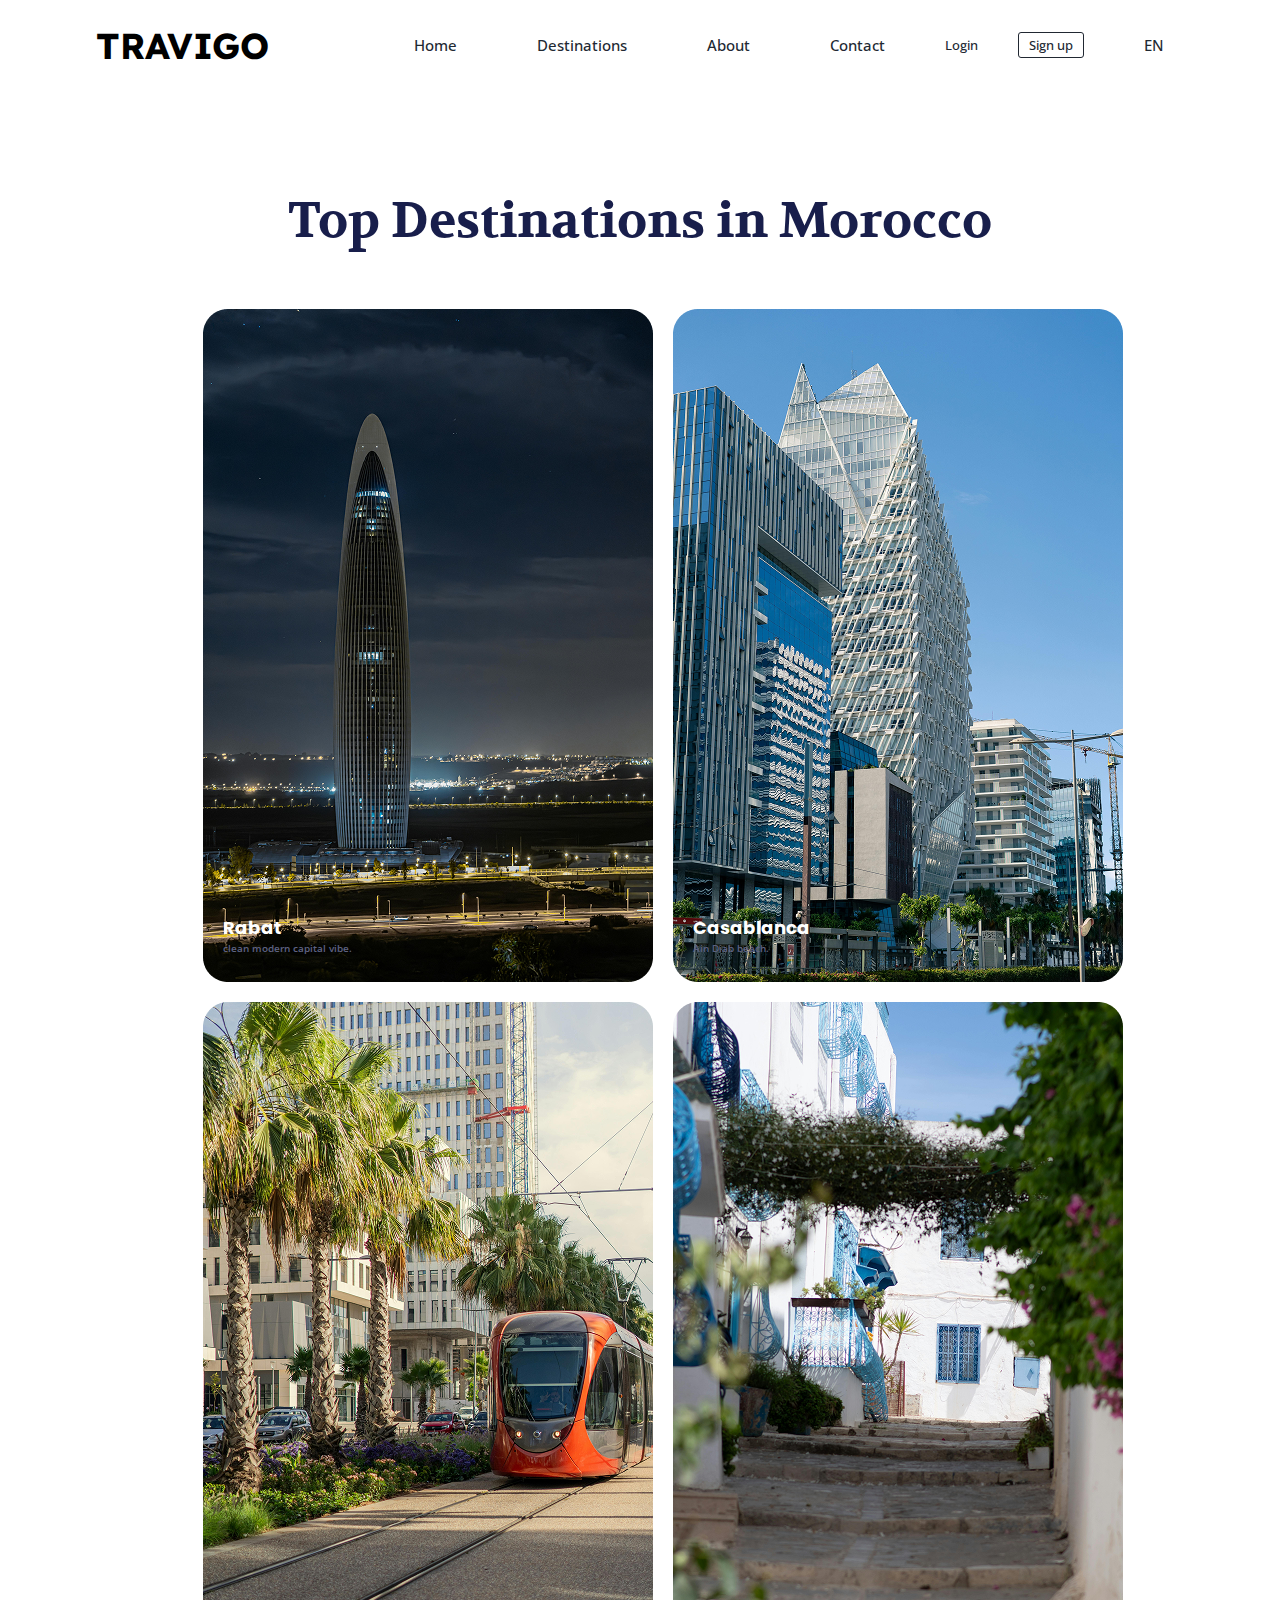
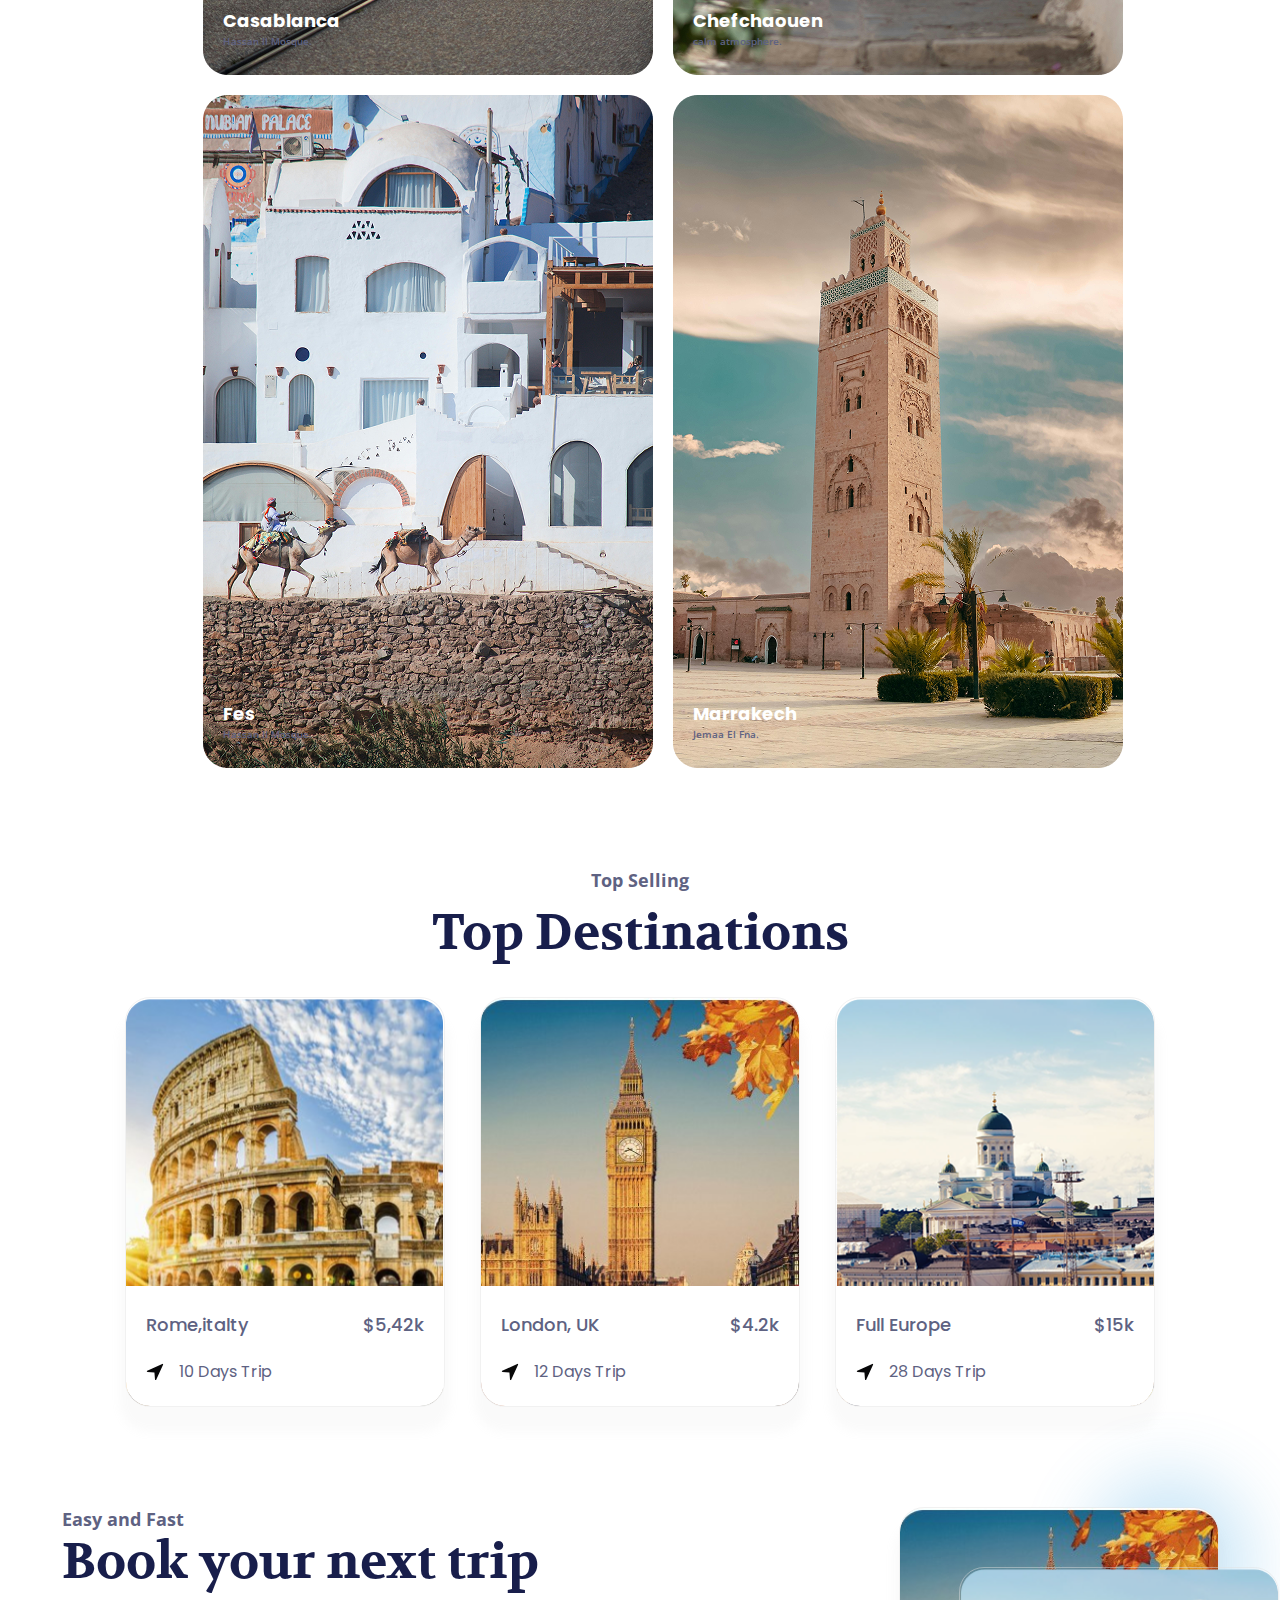
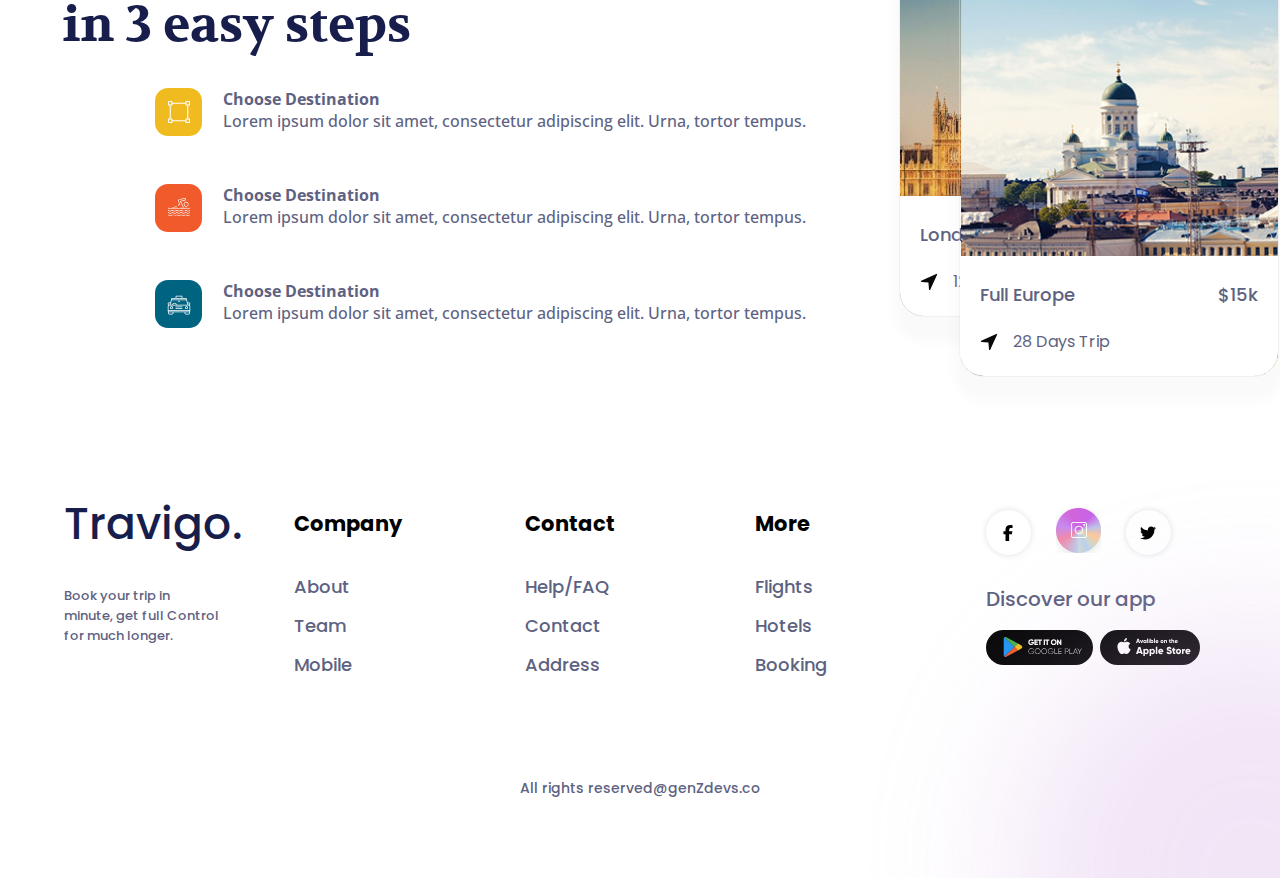
<file: destinations/destinations.html>
<!DOCTYPE html>
<html lang="en">
<head>
     <!-- poppins -->
    <link rel="preconnect" href="https://fonts.googleapis.com">
    <link rel="preconnect" href="https://fonts.gstatic.com" crossorigin>
    <link
        href="https://fonts.googleapis.com/css2?family=Inter:ital,opsz,wght@0,14..32,100..900;1,14..32,100..900&family=Lexend:wght@100..900&family=Poppins:ital,wght@0,100;0,200;0,300;0,400;0,500;0,600;0,700;0,800;0,900;1,100;1,200;1,300;1,400;1,500;1,600;1,700;1,800;1,900&display=swap"
        rel="stylesheet">

    <!-- lexend -->
    <link rel="preconnect" href="https://fonts.googleapis.com">
    <link rel="preconnect" href="https://fonts.gstatic.com" crossorigin>
    <link
        href="https://fonts.googleapis.com/css2?family=Inter:ital,opsz,wght@0,14..32,100..900;1,14..32,100..900&family=Lexend:wght@100..900&family=Poppins:ital,wght@0,100;0,200;0,300;0,400;0,500;0,600;0,700;0,800;0,900;1,100;1,200;1,300;1,400;1,500;1,600;1,700;1,800;1,900&display=swap"
        rel="stylesheet">
    <!-- Volkhov -->
    <link rel="preconnect" href="https://fonts.googleapis.com">
    <link rel="preconnect" href="https://fonts.gstatic.com" crossorigin>
    <link
        href="https://fonts.googleapis.com/css2?family=Inter:ital,opsz,wght@0,14..32,100..900;1,14..32,100..900&family=Lexend:wght@100..900&family=Poppins:ital,wght@0,100;0,200;0,300;0,400;0,500;0,600;0,700;0,800;0,900;1,100;1,200;1,300;1,400;1,500;1,600;1,700;1,800;1,900&family=Volkhov:ital,wght@0,400;0,700;1,400;1,700&display=swap"
        rel="stylesheet">
    <!-- Open sans  -->
    <link rel="preconnect" href="https://fonts.googleapis.com">
    <link rel="preconnect" href="https://fonts.gstatic.com" crossorigin>
    <link
        href="https://fonts.googleapis.com/css2?family=Inter:ital,opsz,wght@0,14..32,100..900;1,14..32,100..900&family=Lexend:wght@100..900&family=Open+Sans:ital,wght@0,300..800;1,300..800&family=Poppins:ital,wght@0,100;0,200;0,300;0,400;0,500;0,600;0,700;0,800;0,900;1,100;1,200;1,300;1,400;1,500;1,600;1,700;1,800;1,900&family=Volkhov:ital,wght@0,400;0,700;1,400;1,700&display=swap"
        rel="stylesheet">
    <!--  -->
    <meta charset="UTF-8">
    <link rel="stylesheet" href="/destinations/destinations.css">
    <link rel="stylesheet" href="/main.css">
    <meta name="viewport" content="width=device-width, initial-scale=1.0">
    <title>Document</title>
</head>
<body class="destination-body">
    <header>

        <div class="head">
            <div class="logo">TRAVIGO</div>
            <nav class="navbar">
                <ul class="links">
                    <li><a href="/index.html">Home</a></li>
                    <li><a href="/destinations/destinations.html">Destinations</a></li>
                    <li><a href="/about/about.html">About</a></li>
                    <li><a href="/contact/contact.html">Contact</a></li>
                    <li><button class="btn-login">Login</button></li>
                    <li><button class="btn-sign">Sign up</button></li>
                    <li><a href="#">EN </a></li>
                </ul>
            </nav>
                <div class="menu">
                <div onclick="openMenu()" class="open">
                    <svg xmlns="http://www.w3.org/2000/svg"
                        viewBox="0 0 640 640"><!--!Font Awesome Free v7.1.0 by @fontawesome - https://fontawesome.com License - https://fontawesome.com/license/free Copyright 2025 Fonticons, Inc.-->
                        <path
                            d="M96 160C96 142.3 110.3 128 128 128L512 128C529.7 128 544 142.3 544 160C544 177.7 529.7 192 512 192L128 192C110.3 192 96 177.7 96 160zM96 320C96 302.3 110.3 288 128 288L512 288C529.7 288 544 302.3 544 320C544 337.7 529.7 352 512 352L128 352C110.3 352 96 337.7 96 320zM544 480C544 497.7 529.7 512 512 512L128 512C110.3 512 96 497.7 96 480C96 462.3 110.3 448 128 448L512 448C529.7 448 544 462.3 544 480z" />
                    </svg>
                </div>
                <div onclick="openMenu()" class="close hidden">
                    <svg xmlns="http://www.w3.org/2000/svg"
                        viewBox="0 0 640 640"><!--!Font Awesome Free v7.1.0 by @fontawesome - https://fontawesome.com License - https://fontawesome.com/license/free Copyright 2025 Fonticons, Inc.-->
                        <path
                            d="M183.1 137.4C170.6 124.9 150.3 124.9 137.8 137.4C125.3 149.9 125.3 170.2 137.8 182.7L275.2 320L137.9 457.4C125.4 469.9 125.4 490.2 137.9 502.7C150.4 515.2 170.7 515.2 183.2 502.7L320.5 365.3L457.9 502.6C470.4 515.1 490.7 515.1 503.2 502.6C515.7 490.1 515.7 469.8 503.2 457.3L365.8 320L503.1 182.6C515.6 170.1 515.6 149.8 503.1 137.3C490.6 124.8 470.3 124.8 457.8 137.3L320.5 274.7L183.1 137.4z" />
                    </svg>
                </div>
            </div>
        </div>
    </header>


 <section class="mar-place">
    <h2>Top Destinations in Morocco</h2>
    <div class="place">
        <div class="bg-img">
            <img src="/images/pexels-issambikrouin-27115314 2.png" alt="rabat">
           <div>
               <span>Rabat</span>
               <p>clean modern capital vibe.</p>
            </div>
        </div>
        <div class="bg-img">

            <img src="/images/pexels-rahib-oussama-2147578878-29664936 1.png" alt="casablanca">
            <div>
               <span>Casablanca</span>
               <p> Ain Diab beach.</p>
            </div>
        </div>
        <div class="bg-img">

            <img src="/images/pexels-rahib-oussama-2147578878-29763406 1.png" alt="casablanca">
            <div>
               <span>Casablanca</span>
               <p>Hassan II Mosque.</p>
            </div>
        </div>
        <div class="bg-img">

            <img src="/images/pexels-mahmoud-yahyaoui-27967630 1.png" alt="chechawen">
            <div>
               <span>Chefchaouen</span>
               <p>calm atmosphere.</p>
            </div>
        </div>
        <div class="bg-img">

            <img src="/images/pexels-toulouse-19820376 2.png" alt="fes">
            <div>
               <span>Fes</span>
               <p>Hassan II Mosque.</p>
            </div>
        </div>
        <div class="bg-img">

            <img src="/images/pexels-mehdi-el-marouazi-884979055-20700637 1.png" alt="marrakech">
            <div>
               <span>Marrakech</span>
               <p>Jemaa El Fna.</p>
            </div>
        </div>
    </div>
 </section>
 <section class="td">
<span class="sTit">Top Selling</span>
<h2>Top Destinations </h2>
<div class="cards">
    <div class="card-p">
        <img class="bg-img" src="/images/mayl14.png">
        <div class="options">
            <div class="namePlace">
                <p>Rome,italty</p>
                <p>$5,42k</p>
            </div>
            <p class="moment"><span><img src="/images/Navigation.svg"></span>10 Days Trip</p>
        </div>
    </div>
    <div class="card-p">
        <img class="bg-img" src="/images/Rectangle 14.jpg">
        <div class="options">
            <div class="namePlace">
                <p>London, UK</p>
                <p>$4.2k</p>
            </div>
            <p class="moment"><span><img src="/images/Navigation.svg"></span>12 Days Trip</p>
        </div>
    </div>
    <div class="card-p">
        <img class="bg-img" src="/images/kanisa14.png">
        <div class="options">
            <div class="namePlace">
                <p>Full Europe</p>
                <p>$15k</p>
            </div>
            <p class="moment"><span><img src="/images/Navigation.svg"></span>28 Days Trip</p>
        </div>
    </div>
</div>
 </section >
 <section class="container-book">
    <div class="book">

        <span class="sTit">Easy and Fast</span>
        <h2>Book your next trip 
            in 3 easy steps</h2>
            <div class="opts"> 
    <div class="opt">
        <img src="/images/Group 7.svg">
        <div>

            <h4>Choose Destination</h4>
            <p>Lorem ipsum dolor sit amet, consectetur 
adipiscing elit. Urna, tortor tempus. </p>
        </div>
    </div>
        <div class="opt">
        <img src="/images/Group 12.svg">
        <div>

            <h4>Choose Destination</h4>
            <p>Lorem ipsum dolor sit amet, consectetur 
adipiscing elit. Urna, tortor tempus. </p>
        </div>
    </div>
        <div class="opt">
        <img src="/images/Group 11.svg">
        <div>

            <h4>Choose Destination</h4>
            <p>Lorem ipsum dolor sit amet, consectetur 
adipiscing elit. Urna, tortor tempus. </p>
        </div>
    </div>
</div>
        </div>
        <div class="card-2">
              <div class="card-p">
        <img class="bg-img" src="/images/Rectangle 14.jpg">
        <div class="options">
            <div class="namePlace">
                <p>London, UK</p>
                <p>$4.2k</p>
            </div>
            <p class="moment"><span><img src="/images/Navigation.svg"></span>12 Days Trip</p>
        </div>
    </div>
<div class="card-p card-position">
        <img class="bg-img" src="/images/kanisa14.png">
        <div class="options">
            <div class="namePlace">
                <p>Full Europe</p>
                <p>$15k</p>
            </div>
            <p class="moment"><span><img src="/images/Navigation.svg"></span>28 Days Trip</p>
        </div>
    </div>
    <img class="s-blue" src="/images/Image.svg" alt="">
        </div>
 </section>
    <footer>
        <div class="contacts">
        <div class="logo-para"> 
            <h3>Travigo.</h3>
            <p>Book your trip in minute, get full
                Control for much longer.
            </p>
        </div>
        <div class="contact-about">
            <h4>Company</h4>
            <div>
                <p>About</p>    
                <p>Team</p>
                <p>Mobile</p>
            </div>
        </div>
            <div class="contact-about">
            <h4>Contact</h4>
            <div>

                <p>Help/FAQ</p>
                <p>Contact</p>
                <p>Address</p>
            </div>
        </div>
            <div class="contact-about">
            <h4>More</h4>
            <div>

                <p>Flights</p>
                <p>Hotels</p>
                <p>Booking</p>
            </div>
        </div>
        <div class="social-link">
            <div class="social">
                <div class="social-icon"><svg xmlns="http://www.w3.org/2000/svg" viewBox="0 0 640 640"><!--!Font Awesome Free v7.1.0 by @fontawesome - https://fontawesome.com License - https://fontawesome.com/license/free Copyright 2025 Fonticons, Inc.--><path d="M240 363.3L240 576L356 576L356 363.3L442.5 363.3L460.5 265.5L356 265.5L356 230.9C356 179.2 376.3 159.4 428.7 159.4C445 159.4 458.1 159.8 465.7 160.6L465.7 71.9C451.4 68 416.4 64 396.2 64C289.3 64 240 114.5 240 223.4L240 265.5L174 265.5L174 363.3L240 363.3z"/></svg></div>
                <div class="insta"><img src="/images/Social.png" alt=""></div>
                <div class="social-icon"><svg xmlns="http://www.w3.org/2000/svg" viewBox="0 0 640 640"><!--!Font Awesome Free v7.1.0 by @fontawesome - https://fontawesome.com License - https://fontawesome.com/license/free Copyright 2025 Fonticons, Inc.--><path d="M523.4 215.7C523.7 220.2 523.7 224.8 523.7 229.3C523.7 368 418.1 527.9 225.1 527.9C165.6 527.9 110.4 510.7 64 480.8C72.4 481.8 80.6 482.1 89.3 482.1C138.4 482.1 183.5 465.5 219.6 437.3C173.5 436.3 134.8 406.1 121.5 364.5C128 365.5 134.5 366.1 141.3 366.1C150.7 366.1 160.1 364.8 168.9 362.5C120.8 352.8 84.8 310.5 84.8 259.5L84.8 258.2C98.8 266 115 270.9 132.2 271.5C103.9 252.7 85.4 220.5 85.4 184.1C85.4 164.6 90.6 146.7 99.7 131.1C151.4 194.8 229 236.4 316.1 240.9C314.5 233.1 313.5 225 313.5 216.9C313.5 159.1 360.3 112 418.4 112C448.6 112 475.9 124.7 495.1 145.1C518.8 140.6 541.6 131.8 561.7 119.8C553.9 144.2 537.3 164.6 515.6 177.6C536.7 175.3 557.2 169.5 576 161.4C561.7 182.2 543.8 200.7 523.4 215.7z"/></svg></div>
            </div>
            <p>Discover our app</p>
            <div class="stores">
                <img src="/images/Google Play.svg" alt="">
                <img src="/images/Play Store.svg" alt="">
            </div>
        </div>
        </div>
        <div class="copyright">All rights reserved@genZdevs.co</div>
        <img class="shadow-d" src="/images/Decore.svg" alt="">
    </footer>
        <script src="/main.js"></script>
</body>
</html>
</file>
<file: style.css>
/* 
POPPINS :

  font-family: "Poppins", sans-serif;
  font-weight: 100;
  font-style: normal;

  -------------------------------------

LEXEND : 

  font-family: "Lexend", sans-serif;
  font-optical-sizing: auto;
  font-weight: <weight>;
  font-style: normal;

  -------------------------------------

VOLKHOV : 

 font-family: "Volkhov", serif;
  font-weight: 400;
  font-style: normal;

  -------------------------------------

  OPEN SANS : 

     font-family: "Open Sans", sans-serif;
  font-optical-sizing: auto;
  font-weight: <weight>;
  font-style: normal;
  font-variation-settings:
    "wdth" 100;

  -------------------------------------

















*/

/* HOME */

.home {
    background-image: url(/images/Decore.png);
    background-position: center;
    background-repeat: no-repeat;
    background-size: cover;
    width: 100%;
    height: auto;
    display: flex;
    flex-direction: column;
    align-items: center;
    /* gap: 10rem; */
    /* background: #000; */
}


/* HEADER CONTENT */

.header-content {
    width: 85%;
    height: 90vh;
    position: relative; 
    /* display: flex; */
/* background: #000; */
}
.header-content div:nth-child(1) {
    font-family: "Poppins", sans-serif;
    font-weight: bold;
    /* font-style: normal; */
    text-transform: uppercase;
    font-size: 1.8rem;
    color: var(--dark-orange);
    padding-bottom: 2.1rem;
}

.header-content .title{
    position: relative;
    font-size: 7.58rem;
    color: var(--dark-blue-1);
    font-weight: bold;
    font-family: "Volkhov", serif;
     width: 55rem;
     line-height:1 ;
     letter-spacing: -.3rem;
     padding-bottom: 2.7rem;
     z-index: 999;
}

.header-content .title .touch-d{
    position: absolute;
    right: 55%;
    top: 3%;
    z-index: -1;
    /* transform: translate( ) */
    width: 2rem;
}
.header-content p {
       font-family: "Poppins", sans-serif;
    font-weight: 500 ;
    font-size: 1.4rem;
    width: 42rem;
    line-height: 2;
    color: var(--paragraph-color);
    padding-bottom: 3.4rem;
}

.header-content .btns {

  display: flex;
  align-items: center;
  gap: 2rem;
}
.header-content .btns .findMore{
    width: 17rem;
    height: 6rem;
    border-radius: 1rem;
    border: none;
    background: var(--yellow);
    font-size: 1.8rem;
     font-family: "Open Sans", sans-serif;
  font-optical-sizing: auto;
  font-weight: 700;
  font-style: normal;
  font-variation-settings:
    "wdth" 100;
    color: white;
transition: .2s;
}
.header-content .btns .findMore:hover{
    background-color: #d89402;
}
.play-btn{
    padding-top: 3.5rem;
    background: none;
    border: none;
display: flex;
align-items: center;
     font-family: "Poppins", sans-serif;
    font-weight: 500 ;
    font-size: 1.53rem;
    color: var(--gray);
}
.play-btn .play{
    transition: .2s;
}
.play-btn .play:hover{
transform: scale(1.1);
}
.play-btn span{
padding-bottom: 2.4rem;
}

.traveller{
    position: absolute; 
    /* z-index: 9999; */
    right: 5%;
    top: 10%;
    /* bottom: 0; */
    /* transform: translate(0 ,-50% );  */
     /* width: 70rem; 
    height: auto; */
    /* background: #000; */
}
 

.airplane1{
    position: absolute;
    top:-10%;
    right: 40%;
z-index: 999;


}

.airplane2{
    position: absolute;
    top:-5%;
    right: -4%;
z-index: 999;


}



/* SECTION OFFER */
.decore-offer{
    position: absolute;
    right: 0;
width: 12rem;
}
.offer{
    position: relative;
    width: 84%;
    height: auto;
    padding: 20rem 0;
    /* background: #000; */
    /* border: solid; */
  display: flex;
  flex-direction: column;
  align-items: center;
text-align: center;

}
.offer .title{
    padding-bottom: 10rem;
}
.offer span{
    color: var(--paragraph-color);
    font-size: 1.8rem;
    font-weight: 700;
    padding-bottom: 1rem;
}
.offers{
    display: grid;
    grid-template-columns: 1fr 1fr 1fr 1fr;
    gap: 7rem;
}
.offers .offr-p{
    /* border: solid; */
    display: flex;
    flex-direction: column;
    align-items: center;
    width: 26rem;
    height: 30rem;
    border-radius: 3.6rem;
    padding: 1rem;
    gap: 3rem;
    text-align: center;
}
.offer .offr-p .offer-icon{
    position: relative;
}
.offer .offer-1 .offer-icon::after {
    content: "";
    background: #FFF1DA;
    width: 5rem;
    height: 5rem;
    position: absolute;
    bottom: 0;
    right: -2rem;
    border-radius: 1.5rem .5rem 1.5rem .5rem;
    z-index: -1;
}
.offer .offer-2{
    position: relative;
    background-color: white;
    box-shadow: 0 3rem .5rem  .5rem rgba(186, 186, 186, 0.085);
}
.offer .offer-2::after{
      content: "";
    background: var(--dark-orange);
    width: 10rem;
    height: 10rem;
    position: absolute;
    bottom: -5rem;
    left: -3rem;
    border-radius: 2rem .5rem 2rem .5rem;
    z-index: -1;
}
.offer .offer-2 .offer-icon::after {
    content: "";
    background: #FFF1DA;
    width: 5rem;
    height: 5rem;
    position: absolute;
    bottom: 3rem;
    right: 3.5rem;
    border-radius: .5rem 1.5rem   .5rem 1.5rem;
    z-index: -1;
}

.offer .offer-3 .offer-icon::after {
    content: "";
    background: #FFF1DA;
    width: 5rem;
    height: 5rem;
    position: absolute;
    top: -.5rem;
    right: -2rem;
    border-radius:.5rem 1.5rem  .5rem 1.5rem ;
    z-index: -1;
}
.offer .offer-4 .offer-icon::after {
    content: "";
    background: #FFF1DA;
    width: 5rem;
    height: 5rem;
    position: absolute;
    bottom: -1.5rem;
    right: -2rem;
    border-radius: .5rem 1.5rem .5rem 1.5rem ;
    z-index: -1;
}

.offers .offr-p h4{
    font-size: 2rem;
    color: #1E1D4C;
        font-family: "Open Sans", sans-serif;
  font-optical-sizing: auto;
  font-weight: 700;
  font-style: normal;
  font-variation-settings:
    "wdth" 100;
}

.offer .offr-p p{
    font-size: 1.6rem;
      font-family: "Poppins", sans-serif;
  font-weight: 500;
  font-style: normal;
  color: var(--paragraph-color);
  width: 70%;
    
}




@media (max-width: 1400px){

    .traveller{
    position: absolute; 
    /* z-index: 9999; */
    right: 5%;
    top: 10%;
    /* bottom: 0; */
    /* transform: translate(0 ,-50% );  */
      width: 70rem; 
    height: auto; 
    /* background: #000; */
}
.offers{
    /* display: flex; */
    gap: 4rem;
}

}
@media (max-width: 1200px){

.traveller{
    position: absolute; 
    /* z-index: 9999; */
    right: 0%;
    top: 10%;
    /* bottom: 0; */
    /* transform: translate(0 ,-50% );  */
     width: 60rem; 
    height: auto;
    /* background: #000; */
}
.offers{
    /* display: flex; */
    gap: 2rem;
    /* background: #000; */
}
/* .decore-offer{
    width: 10rem;
} */
}
@media (max-width: 992px){

    .offers{
    grid-template-columns: 1fr 1fr;
    grid-template-rows: 1fr 1fr;
    gap: 10rem;
    /* background: #000; */
    }
    .traveller{
    position: absolute; 
    /* z-index: 9999; */
    right: 0%;
    top: 19%;
    /* bottom: 0; */
    /* transform: translate(0 ,-50% );  */
     width: 45rem; 
    height: auto;
    /* background: #000; */
}
}
@media (max-width: 768px){


    .traveller{
        display: none;
    }
       .offers{
    grid-template-columns: 1fr ;
    grid-template-rows: 1fr 1fr 1fr 1fr;
    gap: 10rem;
    }

.header-content .title{
    position: relative;
    font-size: 6.58rem;
    color: var(--dark-blue-1);
    font-weight: bold;
    font-family: "Volkhov", serif;
     width: 50rem;
     /* background: #000; */
     line-height:1 ;
     letter-spacing: -.3rem;
     padding-bottom: 2.7rem;
     z-index: 999;
}

.header-content .title .touch-d{
    position: absolute;
    right: 60%;
    top: 5%;
    z-index: -1;
    /* background: #000; */
}
.header-content .title .touch-d img{
    width: 20rem;
    height: 2rem;
}
}
@media (max-width: 600px){
 
}
@media (max-width: 480px){

    .header-content .title{
    font-size: 5.58rem;
    width: 75%;
}
.header-content .title .touch-d{

    right: 45%;
    top: 6%;

}
}
@media (max-width: 360px){

 .header-content .title{
    font-size: 3.58rem;
    width: 70%;
}
.header-content .title .touch-d{

    right: 50%;
    top: 9%;

}
.header-content p{
    /* background: #000; */
    width: 95%;
}
.header-content div:nth-child(1) {
    font-size: 1.1rem;
}

}
</file>
<file: main.css>
/* 
POPPINS :

  font-family: "Poppins", sans-serif;
  font-weight: 100;
  font-style: normal;

  -------------------------------------

LEXEND : 

  font-family: "Lexend", sans-serif;
  font-optical-sizing: auto;
  font-weight: <weight>;
  font-style: normal;

  -------------------------------------

VOLKHOV : 

 font-family: "Volkhov", serif;
  font-weight: 400;
  font-style: normal;

  -------------------------------------

  OPEN SANS : 

     font-family: "Open Sans", sans-serif;
  font-optical-sizing: auto;
  font-weight: <weight>;
  font-style: normal;
  font-variation-settings:
    "wdth" 100;

  -------------------------------------

















*/


*{
    padding: 0;
    margin: 0;
    box-sizing: border-box;
       list-style: none;
}
html{
    font-size: 62.5%;
 
}

:root{


--dark-blue : #212832;
--dark-orange : #DF6951;
--dark-blue-1 : #181E4B ;
--paragraph-color : #5E6282;
--yellow : #F1A501;
--gray:#686D77;
--h2 : 5rem;

}

body{

           font-family: "Open Sans", sans-serif;
  font-optical-sizing: auto;
  font-weight: 500;
  font-style: normal;
  font-variation-settings:
    "wdth" 100;
    display: flex;
    flex-direction: column;
    align-items: center;
    /* gap: 15rem; */
    background: white;
}

h2{
  font-size: var(--h2);
  font-weight: bold;
    font-family: "Volkhov", serif;
    color: var(--dark-blue-1);
}


header{
    /* background-image: url(/images/Decore.png);
    background-position: center;
    background-repeat: no-repeat;
    background-size: cover; */
    width: 100%;
    height: auto;
    display: flex;
    /* flex-direction: column; */
    align-items: center;
    justify-content: center;
    gap: 10rem;

}

/* HEAD */

.head {
    /* padding-top: 4rem; */
    display: flex;
    align-items: center;
    justify-content: space-between;
    width: 85%;
    height: 10vh;
    /* background: #000; */
}

.logo {
    font-family: "Lexend", sans-serif;
    font-optical-sizing: auto;
    font-weight: 700;
    font-style: normal;
    font-size: 3.6rem;
}

.navbar .links {
    display: flex;
    align-items: center;
    font-size: 1.53rem;
    gap: 5.6rem;
}

.navbar .links a,
button {
    text-decoration: none;
    color: var(--dark-blue);
    cursor: pointer;
}

.navbar .links a{
   
    padding: .5rem 2rem;
    border-radius: .5rem 3rem;
    transition: .2s;
}
.navbar .links a:hover{
    background-color: rgba(0, 0, 0, 0.05);
}

.navbar .links .btn-login {
    font-family: "Open Sans", sans-serif;
    font-optical-sizing: auto;
    font-weight: 500;
    font-style: normal;
    font-variation-settings:
        "wdth" 100;
    background: none;
    border: none;
    border-bottom: .2rem solid transparent;
 transition: .2s;

}

.navbar .links .btn-login:hover{
    border-bottom: .2rem solid black;
    color: var(--dark-blue);
} 


.navbar .links .btn-sign {
    font-family: "Open Sans", sans-serif;
    font-optical-sizing: auto;
    font-weight: 500;
    font-style: normal;
    font-variation-settings:
        "wdth" 100;
    background: none;
    border: solid .1rem var(--dark-blue);
    padding: .3rem 1rem;
    border-radius: .3rem;
    text-align: center;
  transition: .2s;
}

.navbar .links .btn-sign:hover{
    background-color: rgba(149, 149, 149, 0.1);
    border: solid .1rem rgba(149, 149, 149, 0.1) ;
}

/* FOOTER */
footer{
    /* border: solid; */
    width: 100%;
     font-family: "Poppins", sans-serif;
     font-style: normal;
     /* background: #000; */
     height: 50vh;
     display: flex;
     flex-direction: column;
     align-items: center;
     justify-content: center;
     gap: 10rem;
     position: relative;
    }
    footer .contacts{
        width: 90%;
        display: grid;
        grid-template-columns: 1fr 1fr 1fr 1fr 1fr;
      
    }
  
    footer .contacts .contact-about div{
        display: flex;
        flex-direction: column;
        gap: 1.2rem;
    }
    footer p{
        color: var(--paragraph-color);
        /* background-color: aliceblue; */
    }
    .logo-para{
        /* background: #000; */
        width:68%;
        /* margin-bottom: 4rem; */
        margin-top: -1.7rem;
        
    }
    
    .logo-para h3{
        font-size: 4.4rem;
        font-weight: 500;
        color: var(--dark-blue-1);
        /* background-color: #FFF1DA; */
        
        display: inline;
    }
    .logo-para p{
    margin-top: 3rem;
    font-size: 1.3rem;
    /* width: 65%; */
}

.contact-about h4{
    padding-bottom: 3.4rem;
    font-size: 2.1rem;
}
.contact-about p{
    font-size: 1.8rem;
}

footer .social-icon{
box-shadow: 0 0 .5rem .1rem rgba(154, 154, 154, 0.225);
    background-color: white;
 display: flex;
 align-items: center;
 justify-content: center;
 width: 4.5rem;
 height: 4.5rem;
 border-radius: 50%;
}
footer .social-link{
    display: flex;
    flex-direction: column;
   gap: 1.6rem;
}
footer .social{
    display: flex;
    align-items: center;
    gap: 2.5rem;
    padding-bottom: 1rem;

}

.social-link p{
font-size: 2rem;
}
footer .social-icon svg{
    width: 2rem;
}
footer .stores{
    display: flex;
    gap: 0.7rem;
}
footer .shadow-d{
    position: absolute;
    right: 0;
    bottom: 0;
}
footer .copyright{
    font-size: 1.4rem;
      color: var(--paragraph-color);
}

.hidden{
    display: none;
}
.menu{
    position: absolute;
    right:  1.5rem;
    top: .5rem;
width: 5rem;
height: 5rem;
position: relative;
display: none;
z-index: 99999;
}
.menu div{
    position: absolute;
    right: 0;
    top: 0;
    width: 4rem;
    height: 4rem;
}


@media (max-width: 1400px){
.navbar .links {
    gap: 4rem;
}

}
@media (max-width: 1200px){
 
.navbar .links {
    gap: 2.6rem;
}

}
@media (max-width: 992px){
    .navbar  {

     background: white;
     box-shadow: 0 0 .5rem .2rem rgba(36, 36, 36, 0.212);  
     width: 30rem;
     height: 100%;
     position: fixed;
     right: 0;
     top: 0;
     right: -30rem;
    display: flex;
    align-items: center;
    justify-content: center;
    transition: .3s all;
    z-index: 99999;
    /* font-size: rem !important; */
}
.active{
         right: 0;
}
.menu{
    display: block;
}
.navbar .links{
    flex-direction: column;
    gap:5rem;
}
.head {

    width: 95%;

}
    footer .contacts{
        width: 90%;
        
        display: grid;
        grid-template-columns: 1fr 1fr 1fr ;
        grid-template-rows: 1fr 1fr;
        gap: 6rem;
      
    }
  footer{
    height: auto;
    padding: 2rem 0; 
  }
}
@media (max-width: 768px){
    footer .contacts{
        width: 90%;
        
        
        display: grid;
        grid-template-columns: 1fr  1fr ;
        grid-template-rows: 1fr 1fr 1fr ;
        gap: 10rem;
        /* column-gap: 10rem; */
      
    }

}
@media (max-width: 600px){
    .decore-offer{
        grid-template-columns: 1fr 1fr 1fr 1fr;
        grid-template-rows: 1fr 1fr 1fr 1fr;
          width: 5rem;
        }
        /* footer .shadow-d{
    background: #000;
    width: 10rem;
} */
}
@media (max-width: 480px){
     footer .contacts{
        width: 90%;
        
        display: grid;
        grid-template-columns: 1fr  ;
        grid-template-rows: 1fr 1fr 1fr 1fr 1fr ;
        gap: 6rem;
      
    } 
}
@media (max-width: 360px){

}
</file>
<file: home/style.css>
/* 
POPPINS :

  font-family: "Poppins", sans-serif;
  font-weight: 100;
  font-style: normal;

  -------------------------------------

LEXEND : 

  font-family: "Lexend", sans-serif;
  font-optical-sizing: auto;
  font-weight: <weight>;
  font-style: normal;

  -------------------------------------

VOLKHOV : 

 font-family: "Volkhov", serif;
  font-weight: 400;
  font-style: normal;

  -------------------------------------

  OPEN SANS : 

     font-family: "Open Sans", sans-serif;
  font-optical-sizing: auto;
  font-weight: <weight>;
  font-style: normal;
  font-variation-settings:
    "wdth" 100;

  -------------------------------------

















*/

/* HOME */

.home {
    background-image: url(/images/Decore.png);
    background-position: center;
    background-repeat: no-repeat;
    background-size: cover;
    width: 100%;
    height: auto;
    display: flex;
    flex-direction: column;
    align-items: center;
    /* gap: 10rem; */
    /* background: #000; */
}


/* HEADER CONTENT */

.header-content {
    width: 85%;
    height: 90vh;
    position: relative; 
    /* display: flex; */
/* background: #000; */
}
.header-content div:nth-child(1) {
    font-family: "Poppins", sans-serif;
    font-weight: bold;
    /* font-style: normal; */
    text-transform: uppercase;
    font-size: 1.8rem;
    color: var(--dark-orange);
    padding-bottom: 2.1rem;
}

.header-content .title{
    position: relative;
    font-size: 7.58rem;
    color: var(--dark-blue-1);
    font-weight: bold;
    font-family: "Volkhov", serif;
     width: 55rem;
     line-height:1 ;
     letter-spacing: -.3rem;
     padding-bottom: 2.7rem;
     z-index: 999;
}

.header-content .title .touch-d{
    position: absolute;
    right: 55%;
    top: 3%;
    z-index: -1;
    /* transform: translate( ) */
    width: 2rem;
}
.header-content p {
       font-family: "Poppins", sans-serif;
    font-weight: 500 ;
    font-size: 1.4rem;
    width: 42rem;
    line-height: 2;
    color: var(--paragraph-color);
    padding-bottom: 3.4rem;
}

.header-content .btns {

  display: flex;
  align-items: center;
  gap: 2rem;
}
.header-content .btns .findMore{
    width: 17rem;
    height: 6rem;
    border-radius: 1rem;
    border: none;
    background: var(--yellow);
    font-size: 1.8rem;
     font-family: "Open Sans", sans-serif;
  font-optical-sizing: auto;
  font-weight: 700;
  font-style: normal;
  font-variation-settings:
    "wdth" 100;
    color: white;
transition: .2s;
}
.header-content .btns .findMore:hover{
    background-color: #d89402;
}
.play-btn{
    padding-top: 3.5rem;
    background: none;
    border: none;
display: flex;
align-items: center;
     font-family: "Poppins", sans-serif;
    font-weight: 500 ;
    font-size: 1.53rem;
    color: var(--gray);
}
.play-btn .play{
    transition: .2s;
}
.play-btn .play:hover{
transform: scale(1.1);
}
.play-btn span{
padding-bottom: 2.4rem;
}

.traveller{
    position: absolute; 
    /* z-index: 9999; */
    right: 5%;
    top: 10%;
    /* bottom: 0; */
    /* transform: translate(0 ,-50% );  */
     /* width: 70rem; 
    height: auto; */
    /* background: #000; */
}
 

.airplane1{
    position: absolute;
    top:-10%;
    right: 40%;
z-index: 999;


}

.airplane2{
    position: absolute;
    top:-5%;
    right: -4%;
z-index: 999;


}



/* SECTION OFFER */
.decore-offer{
    position: absolute;
    right: 0;
width: 12rem;
}
.offer{
    position: relative;
    width: 84%;
    height: auto;
    padding: 20rem 0;
    /* background: #000; */
    /* border: solid; */
  display: flex;
  flex-direction: column;
  align-items: center;
text-align: center;

}
.offer .title{
    padding-bottom: 10rem;
}
.offer span{
    color: var(--paragraph-color);
    font-size: 1.8rem;
    font-weight: 700;
    padding-bottom: 1rem;
}
.offers{
    display: grid;
    grid-template-columns: 1fr 1fr 1fr 1fr;
    gap: 7rem;
}
.offers .offr-p{
    /* border: solid; */
    display: flex;
    flex-direction: column;
    align-items: center;
    width: 26rem;
    height: 30rem;
    border-radius: 3.6rem;
    padding: 1rem;
    gap: 3rem;
    text-align: center;
}
.offer .offr-p .offer-icon{
    position: relative;
}
.offer .offer-1 .offer-icon::after {
    content: "";
    background: #FFF1DA;
    width: 5rem;
    height: 5rem;
    position: absolute;
    bottom: 0;
    right: -2rem;
    border-radius: 1.5rem .5rem 1.5rem .5rem;
    z-index: -1;
}
.offer .offer-2{
    position: relative;
    background-color: white;
    box-shadow: 0 3rem .5rem  .5rem rgba(186, 186, 186, 0.085);
}
.offer .offer-2::after{
      content: "";
    background: var(--dark-orange);
    width: 10rem;
    height: 10rem;
    position: absolute;
    bottom: -5rem;
    left: -3rem;
    border-radius: 2rem .5rem 2rem .5rem;
    z-index: -1;
}
.offer .offer-2 .offer-icon::after {
    content: "";
    background: #FFF1DA;
    width: 5rem;
    height: 5rem;
    position: absolute;
    bottom: 3rem;
    right: 3.5rem;
    border-radius: .5rem 1.5rem   .5rem 1.5rem;
    z-index: -1;
}

.offer .offer-3 .offer-icon::after {
    content: "";
    background: #FFF1DA;
    width: 5rem;
    height: 5rem;
    position: absolute;
    top: -.5rem;
    right: -2rem;
    border-radius:.5rem 1.5rem  .5rem 1.5rem ;
    z-index: -1;
}
.offer .offer-4 .offer-icon::after {
    content: "";
    background: #FFF1DA;
    width: 5rem;
    height: 5rem;
    position: absolute;
    bottom: -1.5rem;
    right: -2rem;
    border-radius: .5rem 1.5rem .5rem 1.5rem ;
    z-index: -1;
}

.offers .offr-p h4{
    font-size: 2rem;
    color: #1E1D4C;
        font-family: "Open Sans", sans-serif;
  font-optical-sizing: auto;
  font-weight: 700;
  font-style: normal;
  font-variation-settings:
    "wdth" 100;
}

.offer .offr-p p{
    font-size: 1.6rem;
      font-family: "Poppins", sans-serif;
  font-weight: 500;
  font-style: normal;
  color: var(--paragraph-color);
  width: 70%;
    
}




@media (max-width: 1400px){

    .traveller{
    position: absolute; 
    /* z-index: 9999; */
    right: 5%;
    top: 10%;
    /* bottom: 0; */
    /* transform: translate(0 ,-50% );  */
      width: 70rem; 
    height: auto; 
    /* background: #000; */
}
.offers{
    /* display: flex; */
    gap: 4rem;
}

}
@media (max-width: 1200px){

.traveller{
    position: absolute; 
    /* z-index: 9999; */
    right: 0%;
    top: 10%;
    /* bottom: 0; */
    /* transform: translate(0 ,-50% );  */
     width: 60rem; 
    height: auto;
    /* background: #000; */
}
.offers{
    /* display: flex; */
    gap: 2rem;
    /* background: #000; */
}
/* .decore-offer{
    width: 10rem;
} */
}
@media (max-width: 992px){

    .offers{
    grid-template-columns: 1fr 1fr;
    grid-template-rows: 1fr 1fr;
    gap: 10rem;
    /* background: #000; */
    }
    .traveller{
    position: absolute; 
    /* z-index: 9999; */
    right: 0%;
    top: 19%;
    /* bottom: 0; */
    /* transform: translate(0 ,-50% );  */
     width: 45rem; 
    height: auto;
    /* background: #000; */
}
}
@media (max-width: 768px){


    .traveller{
        display: none;
    }
       .offers{
    grid-template-columns: 1fr ;
    grid-template-rows: 1fr 1fr 1fr 1fr;
    gap: 10rem;
    }

.header-content .title{
    position: relative;
    font-size: 6.58rem;
    color: var(--dark-blue-1);
    font-weight: bold;
    font-family: "Volkhov", serif;
     width: 50rem;
     /* background: #000; */
     line-height:1 ;
     letter-spacing: -.3rem;
     padding-bottom: 2.7rem;
     z-index: 999;
}

.header-content .title .touch-d{
    position: absolute;
    right: 60%;
    top: 5%;
    z-index: -1;
    /* background: #000; */
}
.header-content .title .touch-d img{
    width: 20rem;
    height: 2rem;
}
}
@media (max-width: 600px){
 
}
@media (max-width: 480px){

    .header-content .title{
    font-size: 5.58rem;
    width: 75%;
}
.header-content .title .touch-d{

    right: 45%;
    top: 6%;

}
}
@media (max-width: 360px){

 .header-content .title{
    font-size: 3.58rem;
    width: 70%;
}
.header-content .title .touch-d{

    right: 50%;
    top: 9%;

}
.header-content p{
    /* background: #000; */
    width: 95%;
}
.header-content div:nth-child(1) {
    font-size: 1.1rem;
}

}
</file>
<file: about/about.css>
.about-body{
    display: flex;
    flex-direction: column;
    gap: 15rem;
}
.sTit {
    color: var(--paragraph-color);
    font-size: 1.8rem;
    font-weight: 700;
    padding-bottom: .8rem;
   
}
.pepole{
    display: flex;
    /* border: solid .1rem; */
height: 28rem;
}
.AllCards{
    display: flex;
    align-items: center;
    gap: 11rem;
    width: 66rem;
    height: 28rem;
         font-family: "Poppins", sans-serif;
  font-style: normal;
  color: var(--paragraph-color);
}
 .container-cmnts{
    border: solid .1rem rgba(136, 136, 136, 0.064);
    box-shadow:  0 2rem 1rem .2rem rgba(0, 0, 0, 0.048);
    position: relative;
    padding: 2.8rem 0 0 3.4rem;
    width: 50rem;
    height: 24rem;
    border-radius: 1rem;
}
.AllCards .container-cmnts .profile{
    position: absolute;
    left: -3.5rem;
    top: -3.5rem;
}
 .container-cmnts p{
    font-weight: 400;
    font-size: 1.6rem;
    width: 85%;
    line-height: 32px;
    /* background: #000; */
 padding-bottom: 3.4rem;

}
.AllCards .container-cmnts div{
font-size: 1.8rem;
padding-bottom: 0.5rem;

}
.AllCards .container-cmnts  span{
font-size: 1.4rem;

}
.AllCards .btns{
    display: flex;
    flex-direction: column;
    gap: 5.7rem;
    margin-top: 4rem;
}


.pepole h2{
    margin-bottom: 8.2rem;
    width: 70%;
}

.points{
    display: flex;
    gap: 2.6rem;
}
.points .point:nth-child(1){
    background: #39425D;
    width: 1rem;
    height: 1rem;
    border-radius: 50%;
}
.points .point:nth-child(2){
    background: #E5E5E5;
    width: 1rem;
    height: 1rem;
    border-radius: 50%;
}.points .point:nth-child(3){
    background: #E5E5E5;
    width: 1rem;
    height: 1rem;
    border-radius: 50%;
}

/* section */
.about-offer-mission{
    display: flex;
    flex-direction: column;
    /* background: #0000002f; */
    width: 100%;
    max-width: 60%;
    gap: 5rem;
}
.tom{
        border: solid .1rem rgba(136, 136, 136, 0.064);
    box-shadow:  0 2rem 1rem .2rem rgba(0, 0, 0, 0.048);
    /* position: relative; */
    padding: 2.8rem 0 0 3.4rem;
    width: 50rem;
    height: auto;
    border-radius: 1rem;
      color: var(--dark-blue);
}
.tom p{
    font-weight: 400;
    font-size: 1.6rem;
    width: 85%;
    line-height: 32px;
    /* background: #000; */
 padding-bottom: 3.4rem;

}
.tom h4{
    font-size: 1.8rem;
padding-bottom: 0.5rem;
display: flex;
align-items: center;
gap: .5rem;
font-weight: 500;
}

.tom:nth-child(2){
    /* background: #000; */
    align-self: flex-end;
}

/* brands */


.brands{
    display: flex;
    justify-content: center;
    align-items: center;
    height: 16rem;
    width: 60%;
    overflow-x: auto;
    gap: 6rem;
}

.brand{
    
    display: flex;
    align-items: center;
    justify-content: center;
    gap: 6rem;
  animation: spin 5s infinite linear;
}
.brands::-webkit-scrollbar{
    display: none;
}
@keyframes spin {
    from{translate: 0 ;}
    to{translate: 100%;}
}
.brand img{
  filter: grayscale(100%);
  flex: 0 0 5rem;
}
</file>
<file: contact/contact.css>
.contact-body {
    display: flex;
    flex-direction: column;
    gap: 10rem;
}

main {
    width: 85%;
    max-width: 90%;
    display: flex;
    gap: 16rem;
    margin-bottom: 10rem;
}

main .form h3 {
    font-family: "Lexend", sans-serif;
    font-optical-sizing: auto;
    font-weight: bold;
    font-style: normal;
    font-size: 4.8rem;
    color: var(--dark-blue-1);
    text-align: center;
    padding-bottom: 6.2rem;
}

.form {

    width: 70%;


}

form {
    display: flex;
    flex-direction: column;

}

.sendUs {
    font-size: 3.6rem;
    font-weight: 400;
    color: var(--dark-blue);
    padding-bottom: 4.5rem;
}

.denot {
    font-size: 1.6rem;
    font-weight: 400;
    letter-spacing: -.2rem;
    color: var(--dark-blue);
    padding-bottom: 6rem;

}

input {
    width: 100%;
    outline: none;
}

#name,
#email {
    border: none;
    border-bottom: solid .2rem var(--gray);
    font-size: 1.6rem;
    padding: .6rem 0;
    margin-bottom: 6rem;
}

.mssg-title {
    color: gray;
    font-size: 1.6rem;
    padding-bottom: .6rem;
}

label:nth-child(3) {
    display: flex;
    flex-direction: column;
    /* resize: none; */
    /* background: #000; */
}

textarea {
    border: solid .2rem var(--gray);
    border-radius: .3rem;
    /* background: #000; */
    margin-bottom: 1.6rem;

}

.social-icon {
    box-shadow: 0 0 .5rem .1rem rgba(154, 154, 154, 0.225);
    background-color: white;
    display: flex;
    align-items: center;
    justify-content: center;
    width: 4.5rem;
    height: 4.5rem;
    border-radius: 50%;
}

.social-link {
    display: flex;
    flex-direction: column;
    gap: 1.6rem;
    padding-bottom: 4rem;
}

.social {
    display: flex;
    align-items: center;
    gap: 2.5rem;
    padding-bottom: 1rem;

}

.social-link p {
    font-size: 2rem;
}

.social-icon svg {
    width: 2rem;
}

.stores {
    display: flex;
    gap: 0.7rem;
}

/* contact */
.contact {
    /* background: #000; */
    width: 30%;
}

.contact div h4 {
    font-size: 3.2rem;
    color: var(--dark-blue-1);
    font-weight: 400;

    font-family: "Open Sans", sans-serif;
    font-optical-sizing: auto;

    font-style: normal;
    font-variation-settings:
        "wdth" 100;

    padding-bottom: 2.4rem;
}

.contact div p {
    color: #808080;
    font-family: "Open Sans", sans-serif;
    font-weight: 400;
    font-size: 1.6rem;
    padding-bottom: 4rem;
    line-height: 1.7;

}

.app {

    color: var(--paragraph-color) !important;
    font-size: 2rem !important;
    font-weight: 600 !important;

}

form .btn {
    background-color: var(--dark-blue);
    height: 3.8rem;
    width: 14.9rem;
    border: none;
    border-radius: .4rem;
    color: white;
    font-weight: 600;
    letter-spacing: .1rem;
    font-family: "Open Sans", sans-serif;
    font-optical-sizing: auto;
    text-align: center;
}








@media (max-width: 1400px) {}

@media (max-width: 1200px) {



    main {
        width: 100%;
        height: auto;
        flex-direction: column;
        gap: 16rem;
        margin-bottom: 10rem;
    }

    .form {

        width: 100%;


    }

    .contact {
        /* background: #000; */
        width: 30%;
    }

    .contact {

        width: 100%;
    }

}

@media (max-width: 992px) {}

@media (max-width: 768px) {}

@media (max-width: 600px) {}

@media (max-width: 480px) {}

@media (max-width: 360px) {}
</file>
<file: destinations/destinations.css>
/* header{
    background-image: url(/images/Decore.png);
    background-position: center;
    background-repeat: no-repeat;
    background-size: cover;
    width: 100%;
    height: auto;
    display: flex;
    flex-direction: column;
    align-items: center;
    justify-content: center;
    gap: 10rem;

} */

.destination-body {
    display: flex;
    flex-direction: column;
    gap: 10rem;
}

/* destinaction morocco */

.mar-place span {
    font-family: "Poppins", sans-serif;
    font-weight: 100;
    font-style: normal;
    color: white;
    font-size: 1.8rem;
    font-weight: 700;
}

.mar-place .place p {
    color: var(--paragraph-color);
    font-size: 1rem;
    font-weight: 600;
    font-family: "Open Sans", sans-serif;
    font-optical-sizing: auto;
    font-style: normal;
    font-variation-settings:
        "wdth" 100;
}

.mar-place {
    max-width: 90%;
    width: 100%;
    height: auto;
    display: flex;
    flex-direction: column;
    align-items: center;
    gap: 5.6rem;
}

.mar-place .place {
    display: grid;
    grid-template-columns: 1fr 1fr;
    gap: 2rem;

    place-items: center;
    z-index: -1;
}

.mar-place .place .bg-img {
    position: relative;
    width: 45rem;
    max-width: 90%;
    height: 67.3rem;
    display: flex;
    align-items: end;

}

.mar-place h2 {


    text-align: center;
}

.mar-place .place div img {
    position: absolute;
    z-index: -1;

}

.mar-place .place .bg-img div {
    padding-left: 2rem;
    padding-bottom: 2.7rem;
}


/* SETCION TOP DESTINATIONS */


.td {
    min-width: 90%;

    display: flex;
    flex-direction: column;
    align-items: center;
    /* gap: 3rem; */
}

.td h2 {
    padding-bottom: 3.2rem;
}

.td .cards {
    display: grid;
    grid-template-columns: 1fr 1fr 1fr;
    gap: 3.5rem;
}

.card-p {
    border-radius: 2.5rem;
    overflow: hidden;
    position: relative;
    width: 32rem;
    height: 41rem;
    display: flex;
    align-items: end;
    box-shadow: 0 2rem 1rem .5rem rgba(186, 186, 186, 0.079);
    border: solid .1rem rgba(225, 224, 224, 0.467);
    transition: .3s;

}

.td .card-p:hover {
    transform: scale(1.05);
}

.card-p .bg-img {
    position: absolute;
    width: 100%;
    top: 0;
    left: 0;
    z-index: -1;
}

.card-p .options {
    background: rgb(255, 255, 255);
    width: 100%;
    height: 12rem;
    font-family: "Poppins", sans-serif;
    display: flex;
    flex-direction: column;
    gap: 1.7rem;
    padding: 2.5rem 2rem;

}

.card-p .options .namePlace {
    display: flex;
    justify-content: space-between;
}

.card-p .options .namePlace p {
    font-size: 1.8rem;
    color: var(--paragraph-color);

}

.card-p .options .moment {
    display: flex;
    align-items: center;
    gap: 1.5rem;
    font-size: 1.6rem;
    color: var(--paragraph-color);
    font-weight: 400;
}

.card-p .options .moment span img {
    padding-top: .8rem;
}


/* container book */
.container-book {
    
    min-width: 90%;
  
    display: flex;
    justify-content: center;
    /* gap: 10rem; */
 
}

.book h2 {
    width: 60%;
    padding-bottom: 3.1rem;

}

.book .opts {
    display: flex;
    flex-direction: column;
    gap: 4.8rem;


}



.book .opt {


    display: flex;
    align-items: start;
    justify-content: center;
    gap: 2.1rem;
    font-size: 1.6rem;
    color: var(--paragraph-color);

}

.book .opt h4 {
    font-weight: bold;
    display: inline;

}

.book .opt p {
    width: 100%;
}

.card-2 {
    position: relative;
   
}

.card-position {
    position: absolute;
    top: 6rem;
    left: 6rem;
    z-index: 999999;
}

.s-blue {
    position: absolute;
    top: -10rem;
    right: -10rem;
    z-index: -9;

    width: 30rem;

}

.sTit {
    color: var(--paragraph-color);
    font-size: 1.8rem;
    font-weight: 700;
    padding-bottom: 1rem;

}



@media (max-width: 1400px) {}

@media (max-width: 1200px) {}

@media (max-width: 992px) {

    .mar-place .place {
        display: grid;
        grid-template-columns: 1fr;
        gap: 2rem;
    }

    .td .cards {
        grid-template-columns: 1fr 1fr;
        grid-template-rows: 1fr 1fr;

    }

    .book h2 {
        width: 100%;


    }

    .container-book {
        display: flex;
        flex-direction: column;
        align-items: center;
        gap: 10rem;
        
    }
}

@media (max-width: 768px) {}

@media (max-width: 600px) {
    .td .cards {
        grid-template-columns: 1fr;
        grid-template-rows: 1fr;

    }
}

@media (max-width: 480px) {
    .mar-place .place div img {
        position: absolute;
        z-index: -1;
        width: 40rem;
    }

    .card-position {
        position: absolute;
        top: 3rem;
        left: 3rem;
    }

    .card-2 {
        position: relative;
    }

.s-blue {
    position: absolute;
    top: -10rem;
    right: 0;
    z-index: -9;
    width: 30rem;

}
}

@media (max-width: 360px) {
    .book {

    width: 40rem;
    display: flex;
    flex-direction: column;
    align-items: center;
}
  .container-book {
        display: flex;
        flex-direction: column;
        align-items: center;
        gap: 10rem;
        background: #868686;
        margin: auto;
    }
}
</file>
